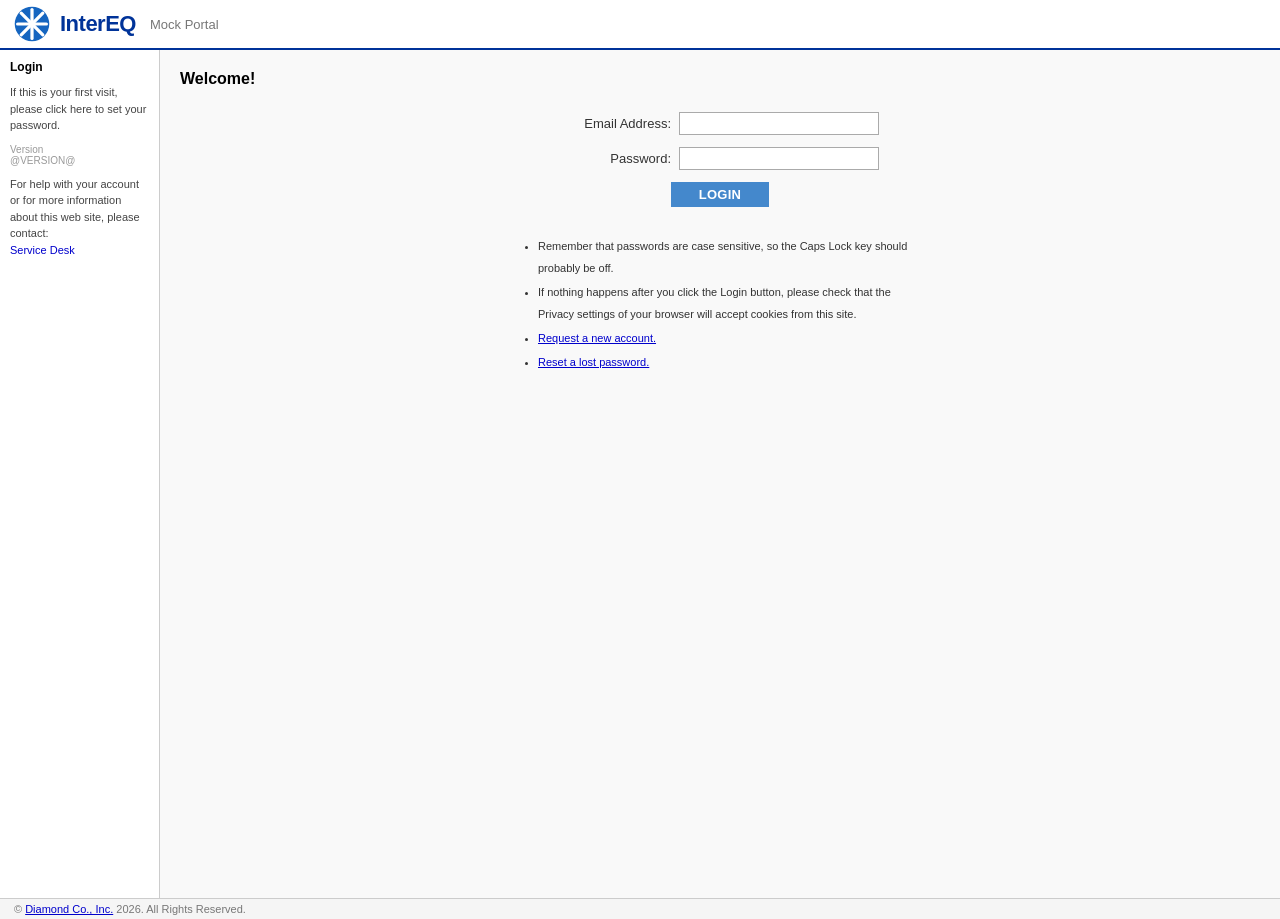
<file: docs/index.html>
﻿<!DOCTYPE html>
<html lang="en">
<head>
  <meta charset="UTF-8" />
  <meta name="viewport" content="width=device-width, initial-scale=1.0" />
  <title>InterIQ – Mock Portal Login</title>
  <meta name="description" content="Sign in to the InterIQ Mock Portal." />
  <style>
    *, *::before, *::after { box-sizing: border-box; margin: 0; padding: 0; }

    body {
      font-family: Arial, Helvetica, sans-serif;
      background: #f0f0f0;
      min-height: 100vh;
    }

    /* ── TOP HEADER BAR ──────────────────────────────────── */
    #login-header {
      background: #ffffff;
      border-bottom: 2px solid #003399;
      padding: 6px 14px;
      display: flex;
      align-items: center;
      gap: 10px;
    }

    #login-header svg { width: 36px; height: 36px; }

    #login-brand-name {
      font-size: 22px;
      font-weight: 700;
      color: #003399;
      letter-spacing: -0.5px;
    }

    #login-brand-sub {
      font-size: 13px;
      color: #777;
      margin-left: 4px;
    }

    /* ── LEFT SIDEBAR ─────────────────────────────────────── */
    #login-body {
      display: flex;
      min-height: calc(100vh - 52px);
    }

    #login-sidebar {
      width: 160px;
      min-width: 140px;
      background: #ffffff;
      border-right: 1px solid #ccc;
      padding: 10px 10px;
      font-size: 11px;
      color: #333;
    }

    #login-sidebar a { color: #0000cc; text-decoration: none; font-size: 11px; }
    #login-sidebar a:hover { text-decoration: underline; color: #ff6600; }

    .sidebar-nav-item { font-weight: bold; color: #000; margin-bottom: 10px; font-size: 12px; }

    .sidebar-info {
      margin-bottom: 10px;
      line-height: 1.5;
      font-size: 11px;
      color: #444;
    }

    .sidebar-version { font-size: 10px; color: #999; margin-bottom: 10px; }

    /* ── MAIN LOGIN AREA ──────────────────────────────────── */
    #login-main {
      flex: 1;
      padding: 20px;
      background: #f9f9f9;
    }

    #login-welcome {
      font-size: 16px;
      font-weight: bold;
      color: #000;
      margin-bottom: 24px;
    }

    #login-form-wrap {
      display: flex;
      flex-direction: column;
      align-items: center;
      max-width: 420px;
      margin: 0 auto;
    }

    .login-form-row {
      display: flex;
      align-items: center;
      margin-bottom: 12px;
      width: 100%;
      justify-content: flex-end;
    }

    .login-form-row label {
      font-size: 13px;
      color: #333;
      margin-right: 8px;
      white-space: nowrap;
      min-width: 110px;
      text-align: right;
    }

    .login-form-row input {
      width: 200px;
      padding: 3px 5px;
      font-size: 13px;
      border: 1px solid #aaa;
      background: #fff;
    }

    .login-form-row input:focus {
      outline: 1px solid #0000cc;
      border-color: #0000cc;
    }

    #login-btn-row {
      width: 100%;
      display: flex;
      justify-content: center;
      margin-top: 6px;
    }

    #loginBtn {
      background: #4488cc;
      color: #fff;
      border: none;
      padding: 5px 28px;
      font-size: 13px;
      font-weight: bold;
      cursor: pointer;
      letter-spacing: 0.02em;
    }

    #loginBtn:hover { background: #2266aa; }
    #loginBtn:active { background: #1155aa; }

    /* ── ERROR MESSAGE ────────────────────────────────────── */
    #login-error {
      display: none;
      color: #cc0000;
      font-size: 12px;
      margin-top: 10px;
      text-align: center;
      font-weight: bold;
    }

    /* ── HINTS SECTION ────────────────────────────────────── */
    #login-hints {
      margin-top: 28px;
      font-size: 11px;
      color: #333;
      max-width: 400px;
      margin-left: auto;
      margin-right: auto;
    }

    #login-hints ul { padding-left: 18px; line-height: 2; }
    #login-hints ul li { margin-bottom: 2px; }
    #login-hints a { color: #0000cc; }
    #login-hints a:hover { text-decoration: underline; }

    /* ── FOOTER ───────────────────────────────────────────── */
    #login-footer {
      background: #f5f5f5;
      border-top: 1px solid #ccc;
      padding: 4px 14px;
      font-size: 11px;
      color: #777;
    }

    #login-footer a { color: #0000cc; }
  </style>
</head>
<body>

  <!-- TOP HEADER -->
  <header id="login-header" role="banner">
    <svg viewBox="0 0 100 100" xmlns="http://www.w3.org/2000/svg" aria-hidden="true">
      <!-- asterisk / snowflake icon in blue -->
      <circle cx="50" cy="50" r="48" fill="#1565C0"/>
      <g stroke="#ffffff" stroke-width="9" stroke-linecap="round">
        <line x1="50" y1="10" x2="50" y2="90"/>
        <line x1="10" y1="50" x2="90" y2="50"/>
        <line x1="20" y1="20" x2="80" y2="80"/>
        <line x1="80" y1="20" x2="20" y2="80"/>
      </g>
      <circle cx="50" cy="50" r="8" fill="#ffffff"/>
    </svg>
    <span id="login-brand-name">InterEQ</span>
    <span id="login-brand-sub">Mock Portal</span>
  </header>

  <div id="login-body">

    <!-- LEFT SIDEBAR -->
    <aside id="login-sidebar" aria-label="Help and navigation">
      <div class="sidebar-nav-item">Login</div>

      <div class="sidebar-info">
        If this is your first visit, please click here to set your password.
      </div>

      <div class="sidebar-version">
        Version<br />@VERSION@
      </div>

      <div class="sidebar-info">
        For help with your account or for more information about this web site, please contact:<br />
        <a href="#" data-testid="service-desk-link">Service Desk</a>
      </div>
    </aside>

    <!-- MAIN LOGIN PANEL -->
    <main id="login-main" role="main">
      <h1 id="login-welcome">Welcome!</h1>

      <div id="login-form-wrap">
        <form id="loginForm" novalidate>

          <div class="login-form-row">
            <label for="emailInput">Email Address:</label>
            <input
              type="email"
              id="emailInput"
              name="email"
              autocomplete="email"
              aria-label="Email Address"
              data-testid="email-input"
            />
          </div>

          <div class="login-form-row">
            <label for="passwordInput">Password:</label>
            <input
              type="password"
              id="passwordInput"
              name="password"
              autocomplete="current-password"
              aria-label="Password"
              data-testid="password-input"
            />
          </div>

          <div id="login-btn-row">
            <button type="submit" id="loginBtn" data-testid="login-btn">LOGIN</button>
          </div>

          <div id="login-error" role="alert" data-testid="login-error">
            Invalid password. Please try again.
          </div>

        </form>

        <div id="login-hints">
          <ul>
            <li>Remember that passwords are case sensitive, so the Caps Lock key should probably be off.</li>
            <li>If nothing happens after you click the Login button, please check that the Privacy settings of your browser will accept cookies from this site.</li>
            <li><a href="#" data-testid="request-account-link">Request a new account.</a></li>
            <li><a href="#" data-testid="reset-password-link">Reset a lost password.</a></li>
          </ul>
        </div>
      </div>
    </main>
  </div>

  <!-- FOOTER -->
  <footer id="login-footer">
    © <a href="#">Diamond Co., Inc.</a> 2026. All Rights Reserved.
  </footer>

  <script>
    // If already logged in, redirect to portal
    if (sessionStorage.getItem('iq_auth') === '1') {
      window.location.replace('portal.html');
    }

    // Demo password — change this to anything you like
    var DEMO_PASSWORD = 'test';

    var form = document.getElementById('loginForm');
    var loginBtn = document.getElementById('loginBtn');
    var loginError = document.getElementById('login-error');
    var passwordInput = document.getElementById('passwordInput');

    form.addEventListener('submit', function(e) {
      e.preventDefault();
      loginError.style.display = 'none';

      var pass = passwordInput.value;

      if (!pass) {
        loginError.textContent = 'Password cannot be empty.';
        loginError.style.display = 'block';
        return;
      }

      if (pass === DEMO_PASSWORD) {
        sessionStorage.setItem('iq_auth', '1');
        window.location.replace('portal.html');
      } else {
        loginError.textContent = 'Invalid password. Please try again.';
        loginError.style.display = 'block';
        passwordInput.value = '';
        passwordInput.focus();
      }
    });

    passwordInput.addEventListener('input', function() {
      loginError.style.display = 'none';
    });
  </script>
</body>
</html>
</file>
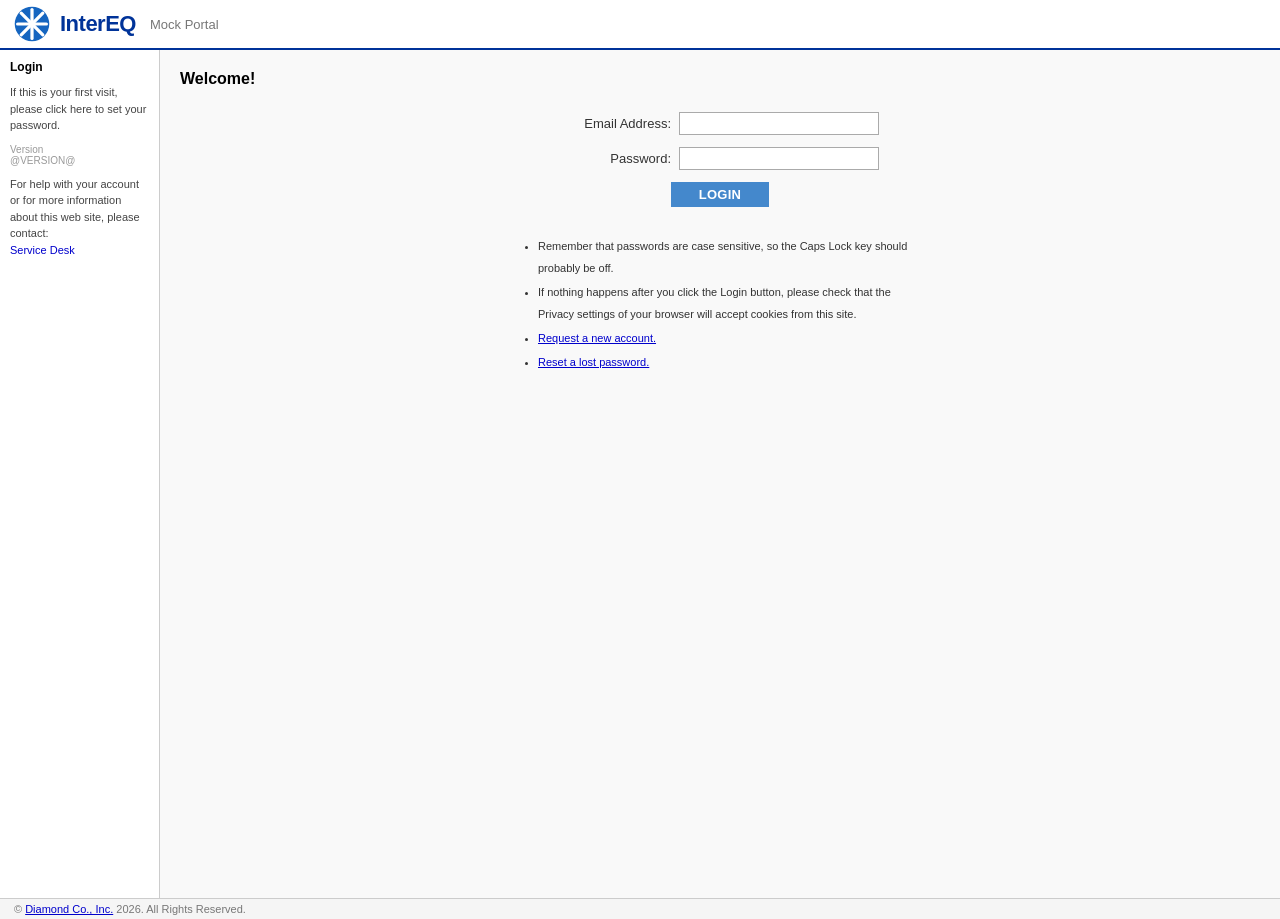
<file: docs/contacts.html>
﻿<!DOCTYPE html>
<html lang="en">
<head>
  <meta charset="UTF-8" /><meta name="viewport" content="width=device-width, initial-scale=1.0" />
  <title>InterIQ – Contacts</title>
  <link rel="stylesheet" href="css/portal.css" />
</head>
<body>
  <header id="site-header">
    <a id="brand-logo" href="portal.html">
      <svg viewBox="0 0 100 100" xmlns="http://www.w3.org/2000/svg" aria-hidden="true"><circle cx="50" cy="50" r="48" fill="#1565C0"/><g stroke="#ffffff" stroke-width="9" stroke-linecap="round"><line x1="50" y1="10" x2="50" y2="90"/><line x1="10" y1="50" x2="90" y2="50"/><line x1="20" y1="20" x2="80" y2="80"/><line x1="80" y1="20" x2="20" y2="80"/></g><circle cx="50" cy="50" r="8" fill="#ffffff"/></svg>
      <span id="brand-name">InterEQ</span>
    </a>
    <span id="brand-subtitle">Mock Portal</span>
  </header>
  <nav id="main-nav"><ul role="list">
    <li><a href="portal.html" data-page="news" data-testid="nav-news">News</a></li>
    <li><a href="contacts.html" data-page="contacts" data-testid="nav-contacts">Contacts</a></li>
    <li><a href="reports.html" data-page="reports" data-testid="nav-reports">Reports</a></li>
    <li><a href="operations.html" data-page="operations" data-testid="nav-operations">Operations</a></li>
    <li><a href="sales.html" data-page="sales" data-testid="nav-sales">Sales</a></li>
    <li><a href="tools.html" data-page="tools" data-testid="nav-tools">Tools</a></li>
    <li><a href="files.html" data-page="files" data-testid="nav-files">Files</a></li>
    <li><a href="publish.html" data-page="publish" data-testid="nav-publish">Publish</a></li>
    <li><a href="#" id="nav-logout" data-testid="nav-logout">Logout</a></li>
  </ul></nav>
  <div id="page-wrapper"><main id="main-content" style="padding:20px;">
    <h1 style="font-size:18px;margin-bottom:12px;">Contacts</h1>
    <p>Lorem ipsum dolor sit amet, consectetur adipiscing elit. Sed do eiusmod tempor incididunt ut labore et dolore magna aliqua. Ut enim ad minim veniam, quis nostrud exercitation ullamco laboris nisi ut aliquip ex ea commodo consequat. Duis aute irure dolor in reprehenderit in voluptate velit esse cillum dolore eu fugiat nulla pariatur.</p>
  </main></div>
  <footer id="copyright-bar">© <a href="#">Diamond Co., Inc.</a> 2026. All Rights Reserved.</footer>
  <script src="js/portal.js"></script><script>requireAuth();initNav('contacts');</script>
</body></html>
</file>
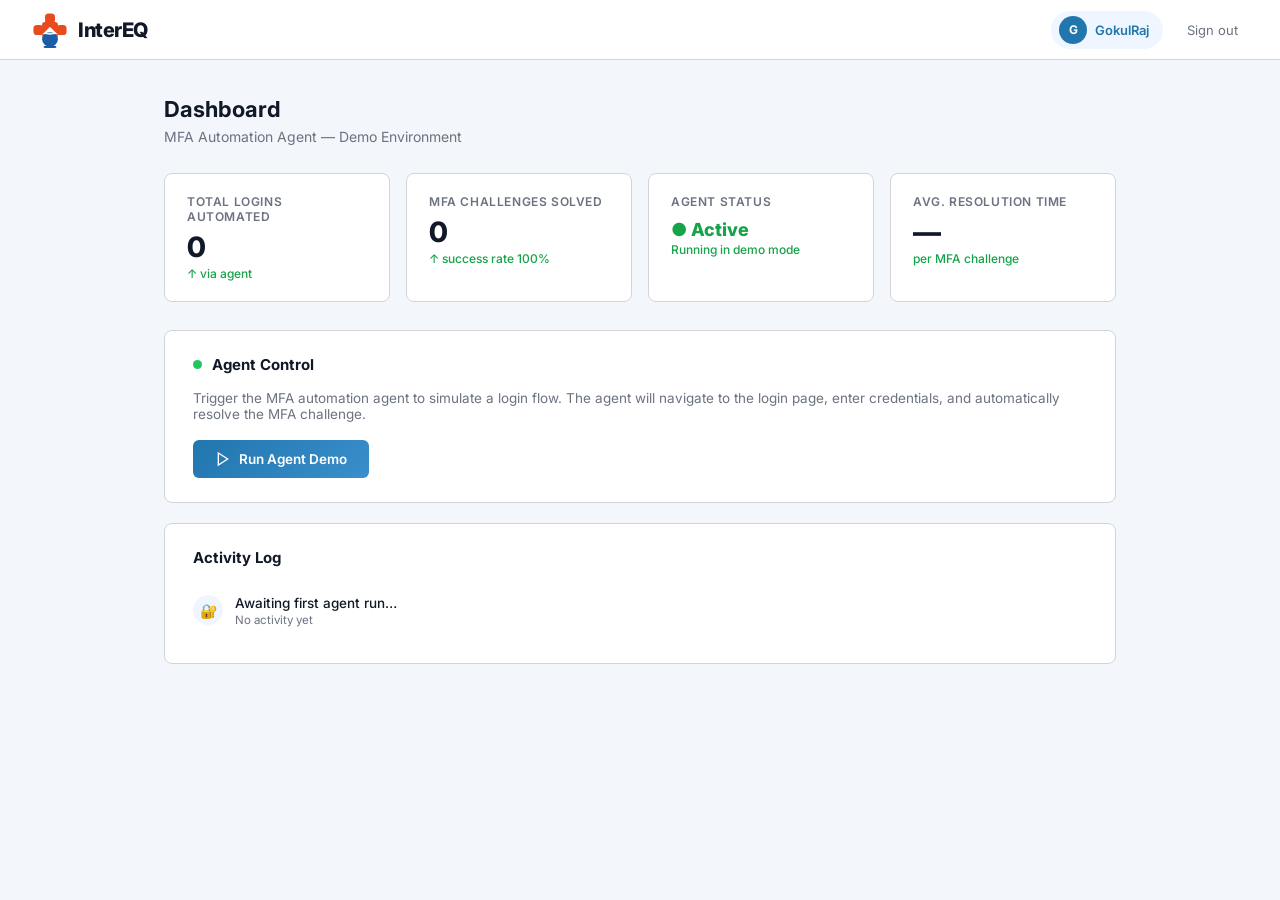
<file: docs/dashboard.html>
<!DOCTYPE html>
<html lang="en">
<head>
  <meta charset="UTF-8"/>
  <meta name="viewport" content="width=device-width, initial-scale=1.0"/>
  <title>InterEQ – Dashboard</title>
  <meta name="description" content="Your InterEQ dashboard — manage your account and agent automation."/>
  <link rel="stylesheet" href="css/styles.css"/>
  <style>
    body { background: #F3F6FB; }

    /* Top nav */
    .topnav {
      background: #fff;
      border-bottom: 1px solid var(--border);
      display: flex;
      align-items: center;
      padding: 0 32px;
      height: 60px;
      gap: 16px;
    }
    .topnav .logo-wrap { margin-bottom: 0; gap: 10px; }
    .topnav .logo-text { font-size: 20px; }
    .topnav .logo-icon { width: 36px; height: 36px; }
    .topnav-right {
      margin-left: auto;
      display: flex;
      align-items: center;
      gap: 14px;
      font-size: 13.5px;
      color: var(--text-muted);
    }
    .user-chip {
      display: flex;
      align-items: center;
      gap: 8px;
      background: #EFF6FF;
      border-radius: 20px;
      padding: 5px 14px 5px 8px;
      font-size: 13px;
      font-weight: 600;
      color: var(--blue-primary);
    }
    .user-avatar {
      width: 28px; height: 28px;
      border-radius: 50%;
      background: var(--blue-primary);
      color: #fff;
      display: flex; align-items: center; justify-content: center;
      font-size: 12px; font-weight: 700;
    }
    .logout-btn {
      background: none; border: none; cursor: pointer;
      color: var(--text-muted); font-size: 13px;
      font-family: 'Inter', sans-serif;
      padding: 6px 10px; border-radius: 4px;
      transition: background 0.2s, color 0.2s;
    }
    .logout-btn:hover { background: #F3F4F6; color: var(--text-dark); }

    /* Main content */
    .main { max-width: 1000px; margin: 0 auto; padding: 36px 24px; }

    .page-heading { font-size: 22px; font-weight: 700; color: var(--text-dark); margin-bottom: 6px; }
    .page-sub     { font-size: 14px; color: var(--text-muted); margin-bottom: 28px; }

    /* Stat cards */
    .stats-grid {
      display: grid;
      grid-template-columns: repeat(auto-fill, minmax(200px, 1fr));
      gap: 16px;
      margin-bottom: 28px;
    }
    .stat-card {
      background: #fff;
      border: 1px solid var(--border);
      border-radius: 8px;
      padding: 20px 22px;
    }
    .stat-label { font-size: 12px; font-weight: 600; color: var(--text-muted); text-transform: uppercase; letter-spacing: 0.05em; }
    .stat-value { font-size: 28px; font-weight: 800; color: var(--text-dark); margin: 6px 0 2px; }
    .stat-delta { font-size: 12px; font-weight: 500; color: #16A34A; }

    /* Agent panel */
    .panel {
      background: #fff;
      border: 1px solid var(--border);
      border-radius: 8px;
      padding: 24px 28px;
      margin-bottom: 20px;
    }
    .panel-title {
      font-size: 15px; font-weight: 700;
      color: var(--text-dark); margin-bottom: 16px;
      display: flex; align-items: center; gap: 10px;
    }
    .status-dot {
      width: 9px; height: 9px; border-radius: 50%;
      background: #22C55E;
      animation: blink 1.4s ease-in-out infinite;
    }
    @keyframes blink {
      0%, 100% { opacity: 1; } 50% { opacity: 0.2; }
    }

    /* Activity log */
    .log-list { list-style: none; }
    .log-item {
      display: flex; align-items: flex-start; gap: 12px;
      padding: 12px 0; border-bottom: 1px solid #F3F4F6;
      font-size: 13.5px;
    }
    .log-item:last-child { border-bottom: none; }
    .log-icon {
      width: 30px; height: 30px; border-radius: 50%;
      display: flex; align-items: center; justify-content: center;
      font-size: 14px; flex-shrink: 0;
    }
    .log-icon.success { background: #F0FDF4; }
    .log-icon.info    { background: #EFF6FF; }
    .log-icon.warn    { background: #FFF7ED; }
    .log-meta  { color: var(--text-dark); font-weight: 500; }
    .log-time  { font-size: 11.5px; color: var(--text-muted); margin-top: 2px; }

    .trigger-btn {
      display: inline-flex;
      align-items: center;
      gap: 8px;
      background: linear-gradient(135deg, var(--blue-primary), var(--blue-mid));
      color: #fff;
      font-size: 13.5px;
      font-weight: 600;
      font-family: 'Inter', sans-serif;
      border: none;
      border-radius: 6px;
      padding: 11px 22px;
      cursor: pointer;
      transition: opacity 0.2s, transform 0.1s;
    }
    .trigger-btn:hover   { opacity: 0.9; }
    .trigger-btn:active  { transform: translateY(1px); }
  </style>
</head>
<body>

<!-- Top Nav -->
<nav class="topnav">
  <div class="logo-wrap">
    <svg class="logo-icon" viewBox="0 0 100 100" xmlns="http://www.w3.org/2000/svg"></svg>
    <div class="logo-text">InterEQ</div>
  </div>
  <div class="topnav-right">
    <div class="user-chip">
      <div class="user-avatar">G</div>
      GokulRaj
    </div>
    <button class="logout-btn" onclick="window.location.href='login.html'">Sign out</button>
  </div>
</nav>

<!-- Main -->
<main class="main">
  <h1 class="page-heading">Dashboard</h1>
  <p class="page-sub">MFA Automation Agent — Demo Environment</p>

  <!-- Stats -->
  <div class="stats-grid">
    <div class="stat-card">
      <div class="stat-label">Total Logins Automated</div>
      <div class="stat-value" id="statLogins">0</div>
      <div class="stat-delta">↑ via agent</div>
    </div>
    <div class="stat-card">
      <div class="stat-label">MFA Challenges Solved</div>
      <div class="stat-value" id="statMfa">0</div>
      <div class="stat-delta">↑ success rate 100%</div>
    </div>
    <div class="stat-card">
      <div class="stat-label">Agent Status</div>
      <div class="stat-value" style="font-size:18px; margin-top:10px; color:#16A34A;">● Active</div>
      <div class="stat-delta">Running in demo mode</div>
    </div>
    <div class="stat-card">
      <div class="stat-label">Avg. Resolution Time</div>
      <div class="stat-value" id="statTime">—</div>
      <div class="stat-delta">per MFA challenge</div>
    </div>
  </div>

  <!-- Agent trigger -->
  <div class="panel">
    <div class="panel-title">
      <span class="status-dot"></span>
      Agent Control
    </div>
    <p style="font-size:13.5px; color:var(--text-muted); margin-bottom:18px;">
      Trigger the MFA automation agent to simulate a login flow. The agent will
      navigate to the login page, enter credentials, and automatically resolve the MFA challenge.
    </p>
    <button class="trigger-btn" id="triggerBtn" onclick="simulateAgent()">
      <svg width="16" height="16" fill="none" viewBox="0 0 24 24" stroke="currentColor" stroke-width="2">
        <polygon points="5 3 19 12 5 21 5 3"/>
      </svg>
      Run Agent Demo
    </button>
    <div class="alert" id="agentAlert" style="margin-top:14px;"></div>
  </div>

  <!-- Activity log -->
  <div class="panel">
    <div class="panel-title">Activity Log</div>
    <ul class="log-list" id="logList">
      <li class="log-item">
        <div class="log-icon info">🔐</div>
        <div>
          <div class="log-meta">Awaiting first agent run…</div>
          <div class="log-time">No activity yet</div>
        </div>
      </li>
    </ul>
  </div>
</main>

<script src="js/main.js"></script>
<script>
  let loginCount = 0, mfaCount = 0;
  const times = [];

  function addLog(icon, cls, msg, time) {
    const list = document.getElementById('logList');
    if (list.querySelector('.log-item .log-meta')?.textContent === 'Awaiting first agent run…') {
      list.innerHTML = '';
    }
    const li = document.createElement('li');
    li.className = 'log-item';
    li.innerHTML = `
      <div class="log-icon ${cls}">${icon}</div>
      <div>
        <div class="log-meta">${msg}</div>
        <div class="log-time">${time}</div>
      </div>`;
    list.prepend(li);
  }

  async function simulateAgent() {
    const btn = document.getElementById('triggerBtn');
    const alert = document.getElementById('agentAlert');
    btn.disabled = true;
    btn.innerHTML = `<span style="animation:blink 1s infinite;display:inline-block">⏳</span>&nbsp; Agent running…`;
    alert.className = 'alert info';
    alert.textContent = 'Agent: Navigating to login page…';

    const now = () => new Date().toLocaleTimeString();
    const start = Date.now();

    await delay(900);
    addLog('🚀', 'info', 'Agent initiated login flow', now());
    alert.textContent = 'Agent: Entering credentials…';

    await delay(800);
    loginCount++;
    document.getElementById('statLogins').textContent = loginCount;
    addLog('✅', 'success', 'Credentials submitted successfully', now());
    alert.textContent = 'Agent: Waiting for MFA challenge…';

    await delay(1000);
    addLog('🔑', 'info', 'MFA challenge received — extracting code…', now());
    alert.textContent = 'Agent: Fetching OTP from inbox…';

    await delay(1200);
    mfaCount++;
    document.getElementById('statMfa').textContent = mfaCount;
    addLog('🤖', 'success', 'OTP extracted and submitted by agent', now());
    alert.textContent = 'Agent: Verifying MFA code…';

    await delay(700);
    const elapsed = ((Date.now() - start) / 1000).toFixed(1);
    times.push(parseFloat(elapsed));
    const avg = (times.reduce((a,b)=>a+b,0) / times.length).toFixed(1);
    document.getElementById('statTime').textContent = `${avg}s`;
    addLog('🎉', 'success', `Login completed in ${elapsed}s`, now());

    alert.textContent = `✓ Agent successfully completed MFA in ${elapsed}s`;
    alert.className = 'alert success';

    btn.disabled = false;
    btn.innerHTML = `<svg width="16" height="16" fill="none" viewBox="0 0 24 24" stroke="currentColor" stroke-width="2"><polygon points="5 3 19 12 5 21 5 3"/></svg> Run Agent Demo`;
  }

  function delay(ms) { return new Promise(r => setTimeout(r, ms)); }
</script>
</body>
</html>
</file>
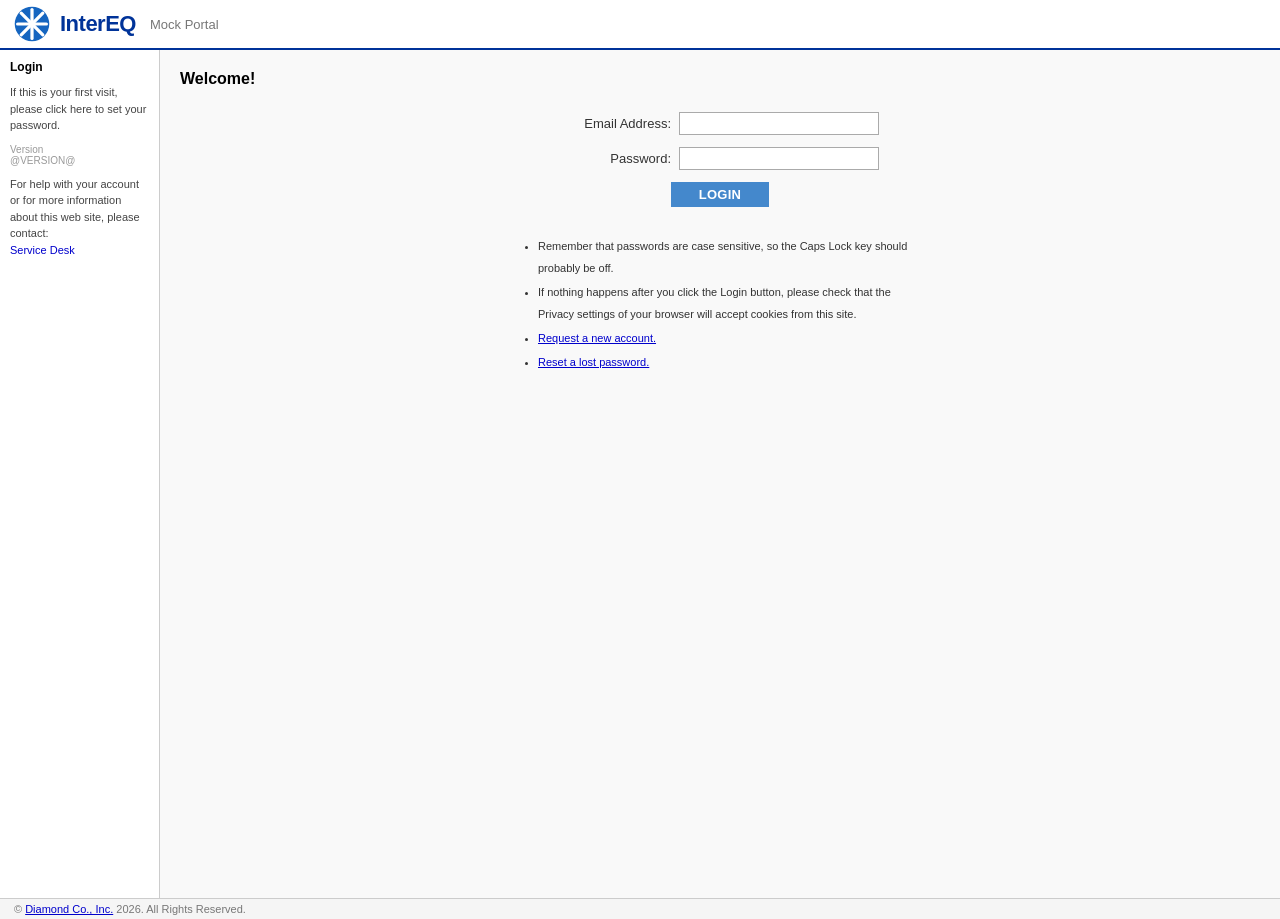
<file: docs/files.html>
﻿<!DOCTYPE html>
<html lang="en">
<head>
  <meta charset="UTF-8" /><meta name="viewport" content="width=device-width, initial-scale=1.0" />
  <title>InterIQ – Files</title>
  <link rel="stylesheet" href="css/portal.css" />
</head>
<body>
  <header id="site-header">
    <a id="brand-logo" href="portal.html">
      <svg viewBox="0 0 100 100" xmlns="http://www.w3.org/2000/svg" aria-hidden="true"><circle cx="50" cy="50" r="48" fill="#1565C0"/><g stroke="#ffffff" stroke-width="9" stroke-linecap="round"><line x1="50" y1="10" x2="50" y2="90"/><line x1="10" y1="50" x2="90" y2="50"/><line x1="20" y1="20" x2="80" y2="80"/><line x1="80" y1="20" x2="20" y2="80"/></g><circle cx="50" cy="50" r="8" fill="#ffffff"/></svg>
      <span id="brand-name">InterEQ</span>
    </a>
    <span id="brand-subtitle">Mock Portal</span>
  </header>
  <nav id="main-nav"><ul role="list">
    <li><a href="portal.html" data-page="news" data-testid="nav-news">News</a></li>
    <li><a href="contacts.html" data-page="contacts" data-testid="nav-contacts">Contacts</a></li>
    <li><a href="reports.html" data-page="reports" data-testid="nav-reports">Reports</a></li>
    <li><a href="operations.html" data-page="operations" data-testid="nav-operations">Operations</a></li>
    <li><a href="sales.html" data-page="sales" data-testid="nav-sales">Sales</a></li>
    <li><a href="tools.html" data-page="tools" data-testid="nav-tools">Tools</a></li>
    <li><a href="files.html" data-page="files" data-testid="nav-files">Files</a></li>
    <li><a href="publish.html" data-page="publish" data-testid="nav-publish">Publish</a></li>
    <li><a href="#" id="nav-logout" data-testid="nav-logout">Logout</a></li>
  </ul></nav>
  <div id="page-wrapper"><main id="main-content" style="padding:20px;">
    <h1 style="font-size:18px;margin-bottom:12px;">Files</h1>
    <p>Lorem ipsum dolor sit amet, consectetur adipiscing elit. Sed do eiusmod tempor incididunt ut labore et dolore magna aliqua. Ut enim ad minim veniam, quis nostrud exercitation ullamco laboris nisi ut aliquip ex ea commodo consequat.</p>
  </main></div>
  <footer id="copyright-bar">© <a href="#">Diamond Co., Inc.</a> 2026. All Rights Reserved.</footer>
  <script src="js/portal.js"></script>
  <script>requireAuth();initNav('files');</script>
</body></html>
</file>
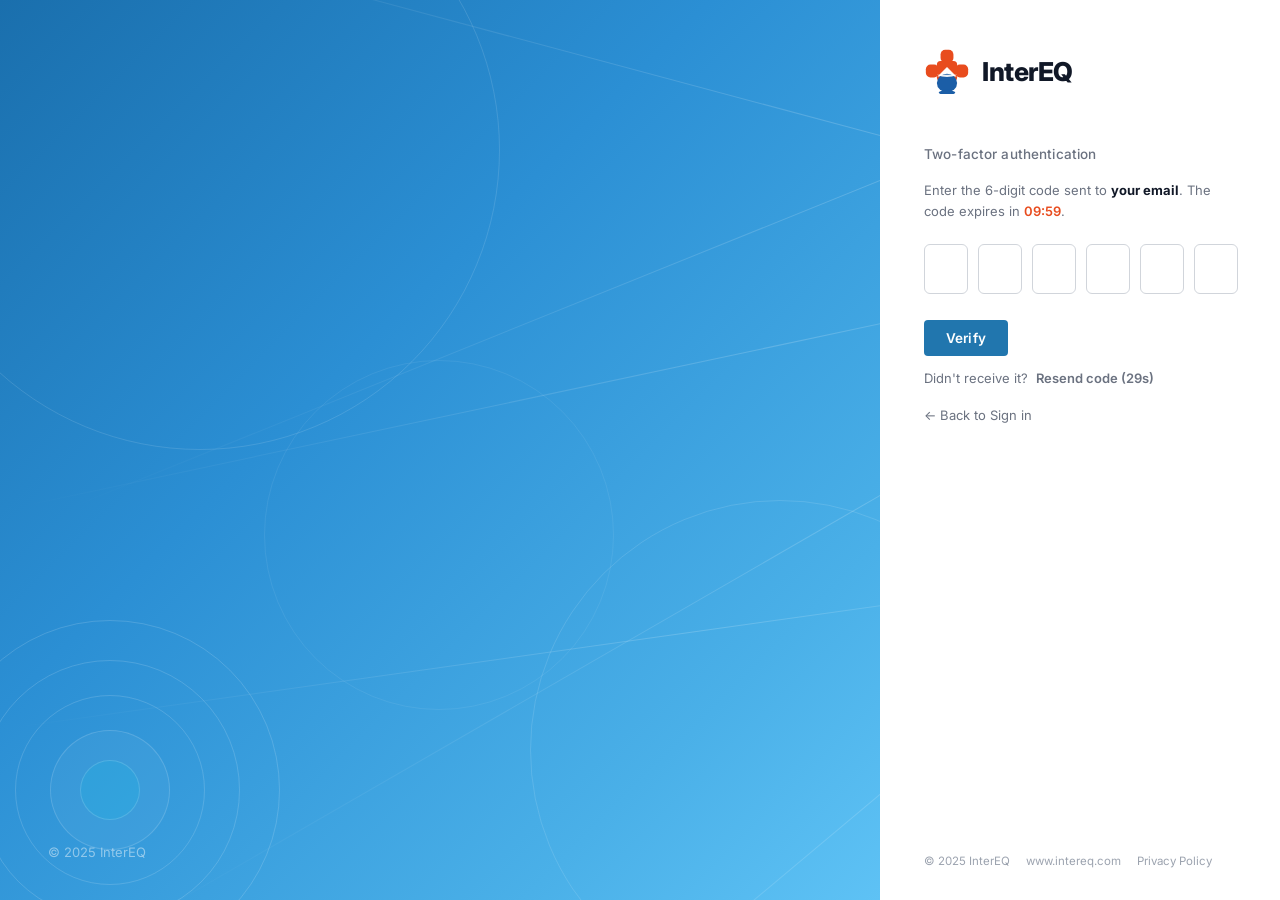
<file: docs/mfa.html>
<!DOCTYPE html>
<html lang="en">
<head>
  <meta charset="UTF-8"/>
  <meta name="viewport" content="width=device-width, initial-scale=1.0"/>
  <title>InterEQ – Verify Identity (MFA)</title>
  <meta name="description" content="Complete multi-factor authentication to access your InterEQ account."/>
  <link rel="stylesheet" href="css/styles.css"/>
  <style>
    .mfa-subtitle {
      font-size: 13px;
      color: var(--text-muted);
      margin-bottom: 22px;
      line-height: 1.6;
    }
    .mfa-subtitle strong { color: var(--text-dark); }
    .resend-row {
      display: flex;
      align-items: center;
      gap: 8px;
      margin-top: 14px;
      font-size: 13px;
      color: var(--text-muted);
    }
    .resend-btn {
      background: none; border: none; cursor: pointer;
      color: var(--blue-primary); font-size: 13px;
      font-weight: 600; font-family: 'Inter', sans-serif;
      padding: 0; transition: color 0.2s;
    }
    .resend-btn:hover { color: var(--blue-dark); }
    .resend-btn:disabled { color: var(--text-muted); cursor: default; }
    .countdown { font-weight: 600; color: var(--orange); }

    /* Agent status badge */
    .agent-badge {
      display: inline-flex;
      align-items: center;
      gap: 6px;
      background: #EFF6FF;
      border: 1px solid #BFDBFE;
      border-radius: 20px;
      padding: 5px 12px;
      font-size: 12px;
      font-weight: 600;
      color: #1D4ED8;
      margin-bottom: 20px;
    }
    .agent-badge .dot {
      width: 7px; height: 7px;
      border-radius: 50%;
      background: #22C55E;
      animation: blink 1.4s ease-in-out infinite;
    }
    @keyframes blink {
      0%, 100% { opacity: 1; }
      50%       { opacity: 0.2; }
    }
  </style>
</head>
<body>
<div class="split-layout">

  <div class="left-panel" role="presentation" aria-hidden="true">
    <div class="arc-shapes">
      <div class="arc arc-1"></div><div class="arc arc-2"></div><div class="arc arc-3"></div>
    </div>
    <div class="lines-overlay">
      <div class="line"></div><div class="line"></div><div class="line"></div>
      <div class="line"></div><div class="line"></div><div class="line"></div>
    </div>
    <div class="orb-container" aria-hidden="true">
      <div class="orb orb-1"></div><div class="orb orb-2"></div><div class="orb orb-3"></div>
      <div class="orb orb-4"></div><div class="orb orb-5"></div>
    </div>
    <div class="left-brand">© 2025 InterEQ</div>
  </div>

  <div class="right-panel">
    <div class="logo-wrap">
      <svg class="logo-icon" viewBox="0 0 100 100" xmlns="http://www.w3.org/2000/svg"></svg>
      <div class="logo-text">InterEQ</div>
    </div>

    <!-- Agent status indicator -->
    <div class="agent-badge" id="agentBadge" style="display:none;">
      <span class="dot"></span> Agent is handling MFA…
    </div>

    <p class="form-section-label">Two-factor authentication</p>
    <p class="mfa-subtitle">
      Enter the 6-digit code sent to <strong id="emailDisplay">your email</strong>.
      The code expires in <span class="countdown" id="countdown">10:00</span>.
    </p>

    <div class="alert" id="alertBanner" role="alert"></div>

    <form id="mfaForm" novalidate>
      <div class="otp-group" id="otpGroup" role="group" aria-label="One-time password">
        <input class="otp-input" type="text" inputmode="numeric" maxlength="1" aria-label="Digit 1"/>
        <input class="otp-input" type="text" inputmode="numeric" maxlength="1" aria-label="Digit 2"/>
        <input class="otp-input" type="text" inputmode="numeric" maxlength="1" aria-label="Digit 3"/>
        <input class="otp-input" type="text" inputmode="numeric" maxlength="1" aria-label="Digit 4"/>
        <input class="otp-input" type="text" inputmode="numeric" maxlength="1" aria-label="Digit 5"/>
        <input class="otp-input" type="text" inputmode="numeric" maxlength="1" aria-label="Digit 6"/>
      </div>

      <button type="submit" class="btn-primary" id="verifyBtn">Verify</button>

      <div class="resend-row">
        <span>Didn't receive it?</span>
        <button type="button" class="resend-btn" id="resendBtn" disabled>
          Resend code (<span id="resendCountdown">30</span>s)
        </button>
      </div>
    </form>

    <div style="margin-top:18px;">
      <a href="index.html" style="font-size:13px; color:var(--text-muted);">
        ← Back to Sign in
      </a>
    </div>

    <div class="spacer"></div>
    <footer class="page-footer">
      <span>© 2025 InterEQ</span>
      <a href="#">www.intereq.com</a>
      <a href="#">Privacy Policy</a>
    </footer>
  </div>
</div>

<script src="js/main.js"></script>
<script>
  // ── Countdown timer (10 min) ──────────────
  const countdownEl = document.getElementById('countdown');
  let total = 600;
  const timer = setInterval(() => {
    total--;
    const m = String(Math.floor(total / 60)).padStart(2, '0');
    const s = String(total % 60).padStart(2, '0');
    countdownEl.textContent = `${m}:${s}`;
    if (total <= 0) {
      clearInterval(timer);
      countdownEl.textContent = 'Expired';
      document.getElementById('verifyBtn').disabled = true;
    }
  }, 1000);

  // ── Resend cooldown ───────────────────────
  const resendBtn = document.getElementById('resendBtn');
  const resendCount = document.getElementById('resendCountdown');
  let resendSec = 30;
  const resendTimer = setInterval(() => {
    resendSec--;
    resendCount.textContent = resendSec;
    if (resendSec <= 0) {
      clearInterval(resendTimer);
      resendBtn.disabled = false;
      resendBtn.textContent = 'Resend code';
    }
  }, 1000);

  resendBtn.addEventListener('click', () => {
    const banner = document.getElementById('alertBanner');
    banner.textContent = 'A new code has been sent.';
    banner.className = 'alert info';
    resendBtn.disabled = true;
    resendBtn.textContent = 'Sent!';
    setTimeout(() => { resendBtn.textContent = 'Resend code'; }, 3000);
  });

  // ── Form submit ───────────────────────────
  const mfaForm  = document.getElementById('mfaForm');
  const verifyBtn = document.getElementById('verifyBtn');
  const alertBanner = document.getElementById('alertBanner');

  mfaForm.addEventListener('submit', async (e) => {
    e.preventDefault();
    alertBanner.className = 'alert';

    const digits = [...document.querySelectorAll('.otp-input')].map(i => i.value).join('');
    if (digits.length < 6) {
      alertBanner.textContent = 'Please enter all 6 digits.';
      alertBanner.className = 'alert error';
      return;
    }

    verifyBtn.classList.add('loading');
    verifyBtn.textContent = 'Verifying…';

    try {
      // When backend is live: const data = await apiCall('/mfa/verify', { code: digits });
      await new Promise(r => setTimeout(r, 1200));
      window.location.href = 'dashboard.html';
    } catch (err) {
      alertBanner.textContent = 'Verification failed. Please try again.';
      alertBanner.className = 'alert error';
      verifyBtn.classList.remove('loading');
      verifyBtn.textContent = 'Verify';
    }
  });

  // ── Agent automation hook ─────────────────
  // When the agent fills the code, call: window.agentFillOTP('123456')
  window.agentFillOTP = function(code) {
    document.getElementById('agentBadge').style.display = 'inline-flex';
    const inputs = document.querySelectorAll('.otp-input');
    [...code].forEach((d, i) => {
      setTimeout(() => {
        inputs[i].value = d;
        inputs[i].classList.add('agent-filled');
      }, i * 120);
    });
    setTimeout(() => mfaForm.dispatchEvent(new Event('submit')), code.length * 120 + 400);
  };
</script>
</body>
</html>
</file>
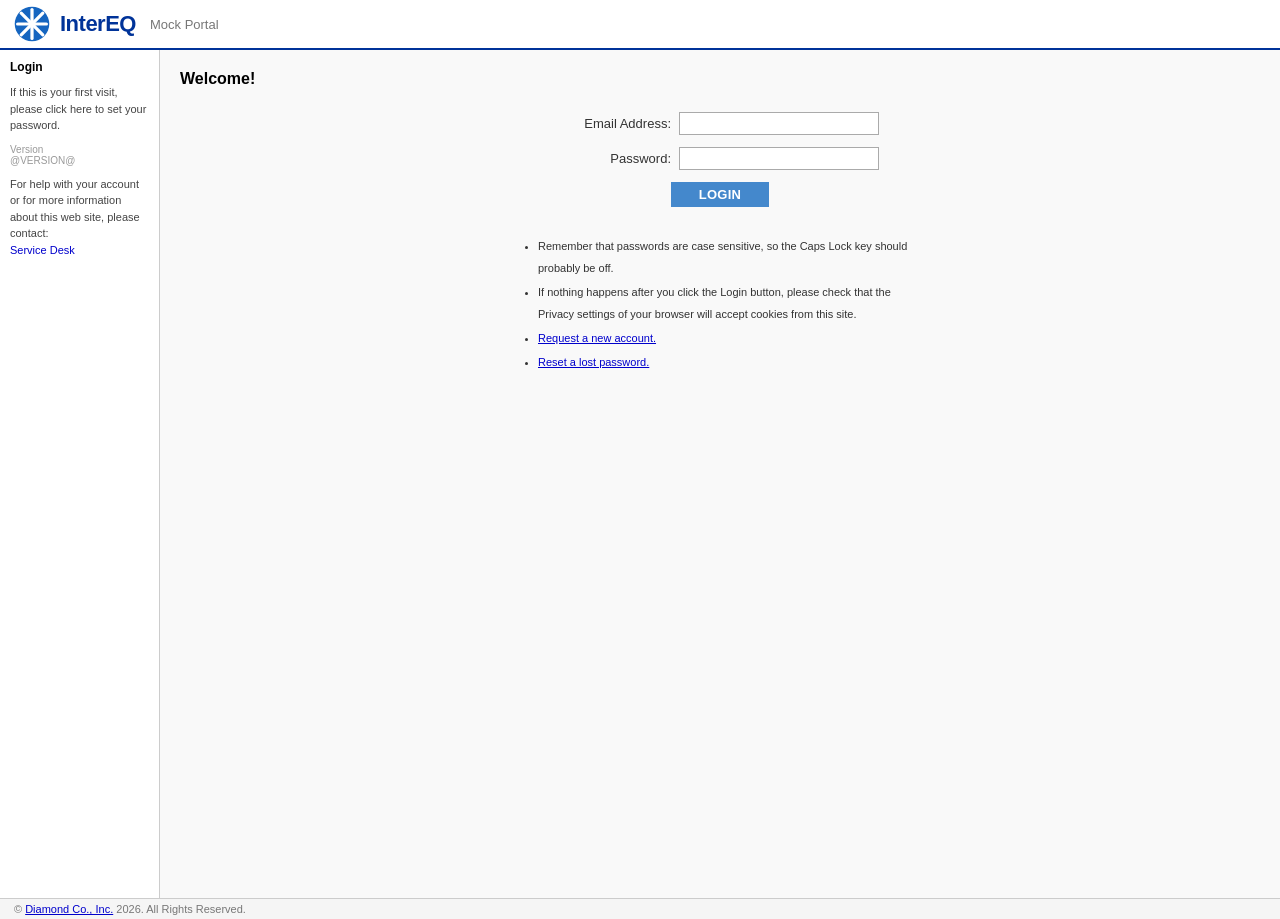
<file: docs/operations.html>
﻿<!DOCTYPE html>
<html lang="en">
<head>
  <meta charset="UTF-8" /><meta name="viewport" content="width=device-width, initial-scale=1.0" />
  <title>InterIQ – Operations</title>
  <link rel="stylesheet" href="css/portal.css" />
</head>
<body>
  <header id="site-header">
    <a id="brand-logo" href="portal.html">
      <svg viewBox="0 0 100 100" xmlns="http://www.w3.org/2000/svg" aria-hidden="true"><circle cx="50" cy="50" r="48" fill="#1565C0"/><g stroke="#ffffff" stroke-width="9" stroke-linecap="round"><line x1="50" y1="10" x2="50" y2="90"/><line x1="10" y1="50" x2="90" y2="50"/><line x1="20" y1="20" x2="80" y2="80"/><line x1="80" y1="20" x2="20" y2="80"/></g><circle cx="50" cy="50" r="8" fill="#ffffff"/></svg>
      <span id="brand-name">InterEQ</span>
    </a>
    <span id="brand-subtitle">Mock Portal</span>
  </header>
  <nav id="main-nav"><ul role="list">
    <li><a href="portal.html" data-page="news" data-testid="nav-news">News</a></li>
    <li><a href="contacts.html" data-page="contacts" data-testid="nav-contacts">Contacts</a></li>
    <li><a href="reports.html" data-page="reports" data-testid="nav-reports">Reports</a></li>
    <li><a href="operations.html" data-page="operations" data-testid="nav-operations">Operations</a></li>
    <li><a href="sales.html" data-page="sales" data-testid="nav-sales">Sales</a></li>
    <li><a href="tools.html" data-page="tools" data-testid="nav-tools">Tools</a></li>
    <li><a href="files.html" data-page="files" data-testid="nav-files">Files</a></li>
    <li><a href="publish.html" data-page="publish" data-testid="nav-publish">Publish</a></li>
    <li><a href="#" id="nav-logout" data-testid="nav-logout">Logout</a></li>
  </ul></nav>
  <div id="page-wrapper"><main id="main-content" style="padding:20px;">
    <h1 style="font-size:18px;margin-bottom:12px;">Operations</h1>
    <p>Lorem ipsum dolor sit amet, consectetur adipiscing elit. Sed do eiusmod tempor incididunt ut labore et dolore magna aliqua. Ut enim ad minim veniam, quis nostrud exercitation ullamco laboris nisi ut aliquip ex ea commodo consequat.</p>
  </main></div>
  <footer id="copyright-bar">© <a href="#">Diamond Co., Inc.</a> 2026. All Rights Reserved.</footer>
  <script src="js/portal.js"></script>
  <script>requireAuth();initNav('operations');</script>
</body></html>
</file>
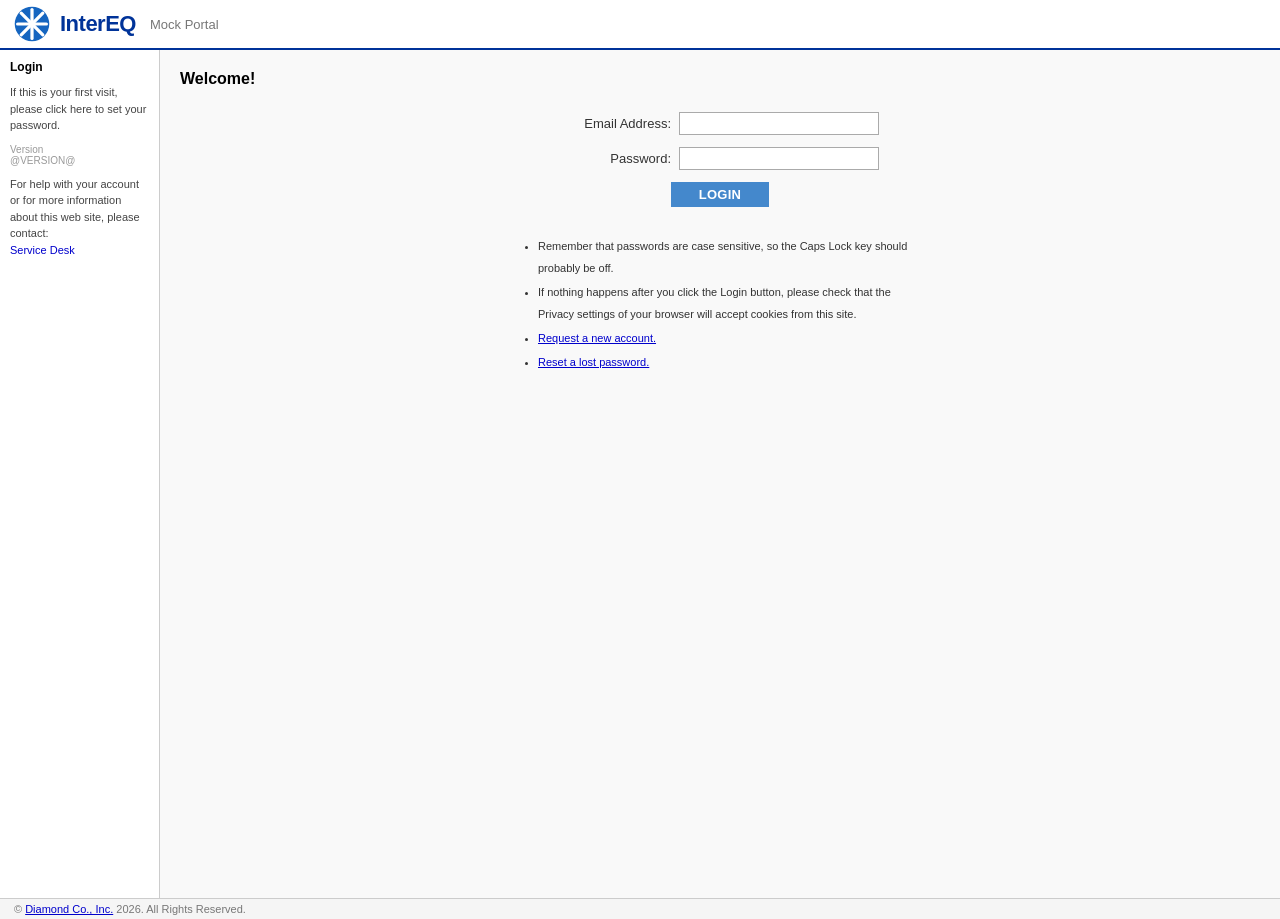
<file: docs/portal.html>
﻿<!DOCTYPE html>
<html lang="en">
<head>
  <meta charset="UTF-8" />
  <meta name="viewport" content="width=device-width, initial-scale=1.0" />
  <title>InterIQ – Mock Portal</title>
  <meta name="description" content="InterIQ Mock Portal main page." />
  <link rel="stylesheet" href="css/portal.css" />
</head>
<body>

  <!-- HEADER -->
  <header id="site-header">
    <a id="brand-logo" href="portal.html" aria-label="InterIQ Home">
      <svg viewBox="0 0 100 100" xmlns="http://www.w3.org/2000/svg" aria-hidden="true">
        <circle cx="50" cy="50" r="48" fill="#1565C0"/>
        <g stroke="#ffffff" stroke-width="9" stroke-linecap="round">
          <line x1="50" y1="10" x2="50" y2="90"/>
          <line x1="10" y1="50" x2="90" y2="50"/>
          <line x1="20" y1="20" x2="80" y2="80"/>
          <line x1="80" y1="20" x2="20" y2="80"/>
        </g>
        <circle cx="50" cy="50" r="8" fill="#ffffff"/>
      </svg>
      <span id="brand-name">InterEQ</span>
    </a>
    <span id="brand-subtitle">Mock Portal</span>
  </header>

  <!-- NAV -->
  <nav id="main-nav" aria-label="Main navigation">
    <ul role="list">
      <li><a href="portal.html" data-page="news" data-testid="nav-news">News</a></li>
      <li><a href="contacts.html" data-page="contacts" data-testid="nav-contacts">Contacts</a></li>
      <li><a href="reports.html" data-page="reports" data-testid="nav-reports">Reports</a></li>
      <li><a href="operations.html" data-page="operations" data-testid="nav-operations">Operations</a></li>
      <li><a href="sales.html" data-page="sales" data-testid="nav-sales">Sales</a></li>
      <li><a href="tools.html" data-page="tools" data-testid="nav-tools">Tools</a></li>
      <li><a href="files.html" data-page="files" data-testid="nav-files">Files</a></li>
      <li><a href="publish.html" data-page="publish" data-testid="nav-publish">Publish</a></li>
      <li><a href="#" id="nav-logout" data-testid="nav-logout">Logout</a></li>
    </ul>
  </nav>

  <!-- MAIN CONTENT -->
  <div id="page-wrapper">
    <main id="main-content" style="padding: 20px;">
      <h1 style="font-size:18px; margin-bottom:12px;">News</h1>
      <p>Lorem ipsum dolor sit amet, consectetur adipiscing elit. Sed do eiusmod tempor incididunt ut labore et dolore magna aliqua. Ut enim ad minim veniam, quis nostrud exercitation ullamco laboris nisi ut aliquip ex ea commodo consequat. Duis aute irure dolor in reprehenderit in voluptate velit esse cillum dolore eu fugiat nulla pariatur. Excepteur sint occaecat cupidatat non proident, sunt in culpa qui officia deserunt mollit anim id est laborum.</p>
      <br />
      <p>Sed ut perspiciatis unde omnis iste natus error sit voluptatem accusantium doloremque laudantium, totam rem aperiam, eaque ipsa quae ab illo inventore veritatis et quasi architecto beatae vitae dicta sunt explicabo. Nemo enim ipsam voluptatem quia voluptas sit aspernatur aut odit aut fugit.</p>
      <br />
      <p>At vero eos et accusamus et iusto odio dignissimos ducimus qui blanditiis praesentium voluptatum deleniti atque corrupti quos dolores et quas molestias excepturi sint occaecati cupiditate non provident.</p>
    </main>
  </div>

  <!-- FOOTER -->
  <footer id="copyright-bar">
    © <a href="#">Diamond Co., Inc.</a> 2026. All Rights Reserved.
  </footer>

  <script src="js/portal.js"></script>
  <script>
    requireAuth();
    initNav('news');
  </script>
</body>
</html>
</file>
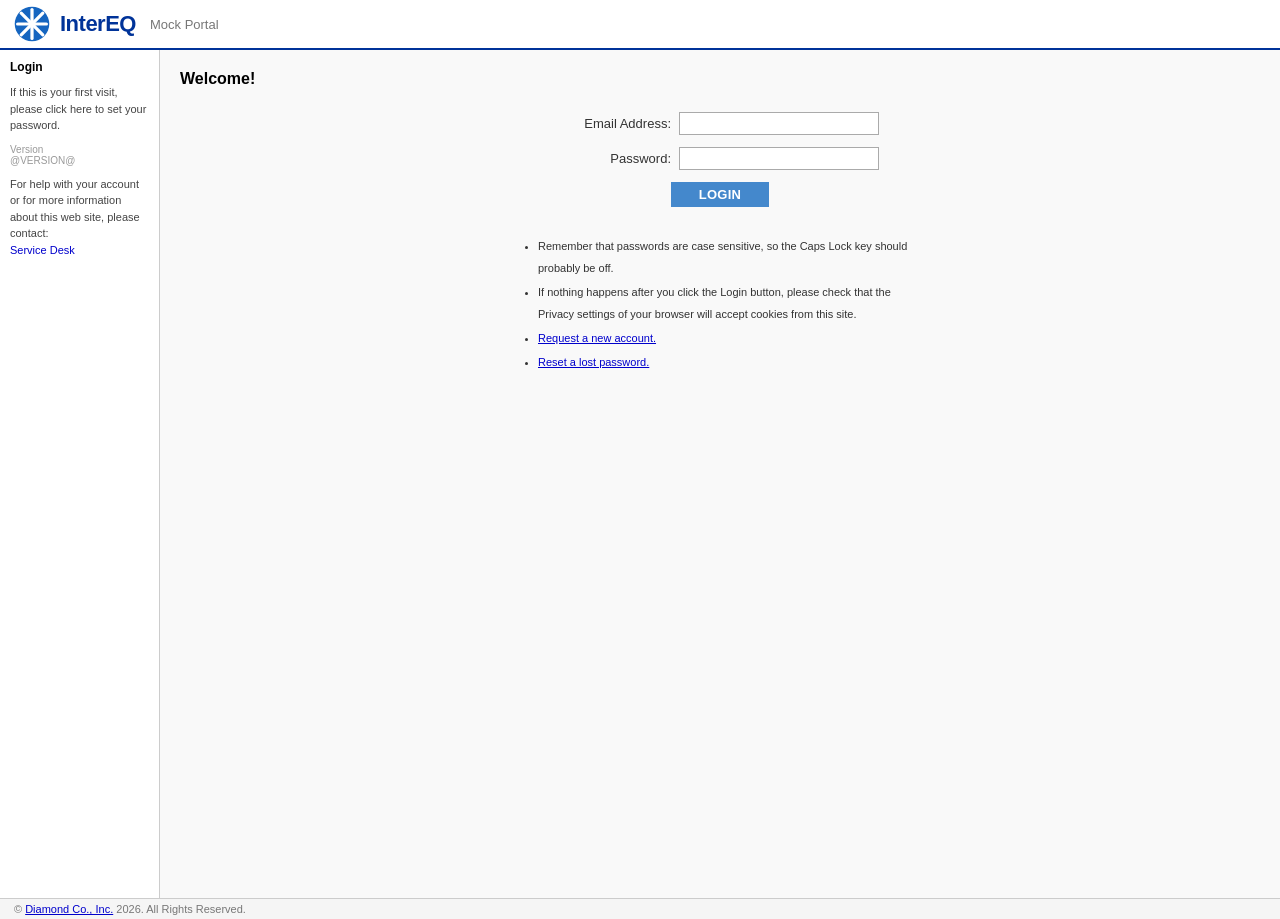
<file: docs/publish.html>
﻿<!DOCTYPE html>
<html lang="en">
<head>
  <meta charset="UTF-8" /><meta name="viewport" content="width=device-width, initial-scale=1.0" />
  <title>InterIQ – Publish</title>
  <link rel="stylesheet" href="css/portal.css" />
</head>
<body>
  <header id="site-header">
    <a id="brand-logo" href="portal.html">
      <svg viewBox="0 0 100 100" xmlns="http://www.w3.org/2000/svg" aria-hidden="true"><circle cx="50" cy="50" r="48" fill="#1565C0"/><g stroke="#ffffff" stroke-width="9" stroke-linecap="round"><line x1="50" y1="10" x2="50" y2="90"/><line x1="10" y1="50" x2="90" y2="50"/><line x1="20" y1="20" x2="80" y2="80"/><line x1="80" y1="20" x2="20" y2="80"/></g><circle cx="50" cy="50" r="8" fill="#ffffff"/></svg>
      <span id="brand-name">InterEQ</span>
    </a>
    <span id="brand-subtitle">Mock Portal</span>
  </header>
  <nav id="main-nav"><ul role="list">
    <li><a href="portal.html" data-page="news" data-testid="nav-news">News</a></li>
    <li><a href="contacts.html" data-page="contacts" data-testid="nav-contacts">Contacts</a></li>
    <li><a href="reports.html" data-page="reports" data-testid="nav-reports">Reports</a></li>
    <li><a href="operations.html" data-page="operations" data-testid="nav-operations">Operations</a></li>
    <li><a href="sales.html" data-page="sales" data-testid="nav-sales">Sales</a></li>
    <li><a href="tools.html" data-page="tools" data-testid="nav-tools">Tools</a></li>
    <li><a href="files.html" data-page="files" data-testid="nav-files">Files</a></li>
    <li><a href="publish.html" data-page="publish" data-testid="nav-publish">Publish</a></li>
    <li><a href="#" id="nav-logout" data-testid="nav-logout">Logout</a></li>
  </ul></nav>
  <div id="page-wrapper"><main id="main-content" style="padding:20px;">
    <h1 style="font-size:18px;margin-bottom:12px;">Publish</h1>
    <p>Lorem ipsum dolor sit amet, consectetur adipiscing elit. Sed do eiusmod tempor incididunt ut labore et dolore magna aliqua. Ut enim ad minim veniam, quis nostrud exercitation ullamco laboris nisi ut aliquip ex ea commodo consequat.</p>
  </main></div>
  <footer id="copyright-bar">© <a href="#">Diamond Co., Inc.</a> 2026. All Rights Reserved.</footer>
  <script src="js/portal.js"></script>
  <script>requireAuth();initNav('publish');</script>
</body></html>
</file>
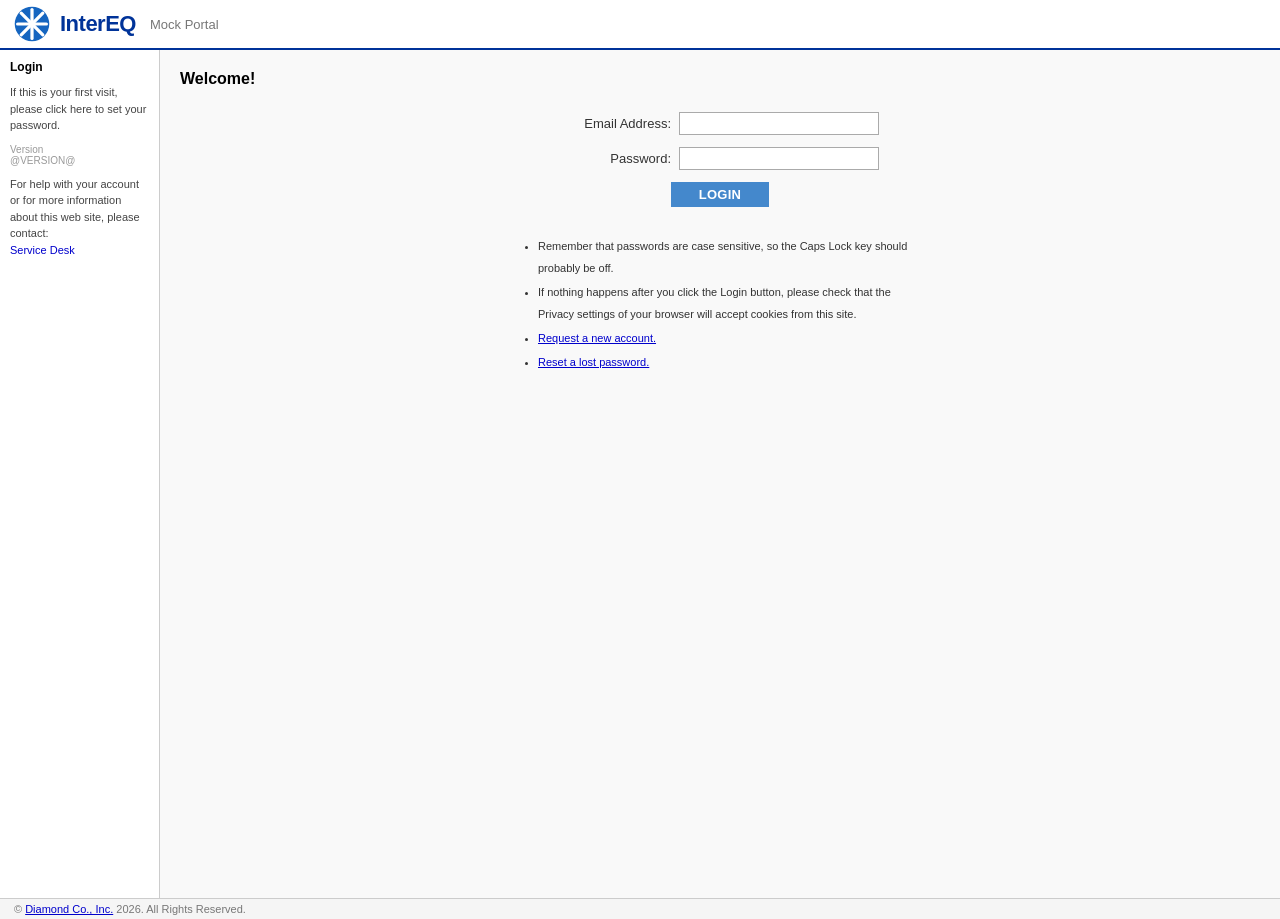
<file: docs/report-lsa-campaigns.html>
<!DOCTYPE html>
<html lang="en">
<head>
  <meta charset="UTF-8" />
  <meta name="viewport" content="width=device-width, initial-scale=1.0" />
  <title>InterIQ – LSA Campaigns</title>
  <meta name="description" content="LSA Campaigns report." />
  <link rel="stylesheet" href="css/portal.css" />
</head>
<body>

  <!-- HEADER -->
  <header id="site-header">
    <a id="brand-logo" href="portal.html" aria-label="Home">
      <svg viewBox="0 0 100 100" xmlns="http://www.w3.org/2000/svg" aria-hidden="true">
        <circle cx="50" cy="50" r="48" fill="#1565C0"/>
        <g stroke="#ffffff" stroke-width="9" stroke-linecap="round">
          <line x1="50" y1="10" x2="50" y2="90"/>
          <line x1="10" y1="50" x2="90" y2="50"/>
          <line x1="20" y1="20" x2="80" y2="80"/>
          <line x1="80" y1="20" x2="20" y2="80"/>
        </g>
        <circle cx="50" cy="50" r="8" fill="#ffffff"/>
      </svg>
      <span id="brand-name">InterEQ</span>
    </a>
    <span id="brand-subtitle">Mock Portal</span>
  </header>

  <!-- NAV -->
  <nav id="main-nav" aria-label="Main navigation">
    <ul role="list">
      <li><a href="portal.html" data-page="news" data-testid="nav-news">News</a></li>
      <li><a href="contacts.html" data-page="contacts" data-testid="nav-contacts">Contacts</a></li>
      <li><a href="reports.html" data-page="reports" data-testid="nav-reports">Reports</a></li>
      <li><a href="operations.html" data-page="operations" data-testid="nav-operations">Operations</a></li>
      <li><a href="sales.html" data-page="sales" data-testid="nav-sales">Sales</a></li>
      <li><a href="tools.html" data-page="tools" data-testid="nav-tools">Tools</a></li>
      <li><a href="files.html" data-page="files" data-testid="nav-files">Files</a></li>
      <li><a href="publish.html" data-page="publish" data-testid="nav-publish">Publish</a></li>
      <li><a href="#" id="nav-logout" data-testid="nav-logout">Logout</a></li>
    </ul>
  </nav>

  <!-- PAGE BODY -->
  <div id="page-wrapper">

    <!-- SIDEBAR -->
    <aside id="sidebar" aria-label="Report filters" data-testid="report-sidebar">
      <div class="sidebar-title">Add to Favorites</div>

      <label class="sidebar-label" for="sb-platform">Platform:</label>
      <select id="sb-platform" class="sidebar-select" data-testid="sb-platform">
        <option value="US" selected>United States</option>
        <option value="CA">Canada</option>
        <option value="ALL">All Platforms</option>
      </select>

      <label class="sidebar-label" for="sb-campaign-group">Campaign Group:</label>
      <select id="sb-campaign-group" class="sidebar-select" data-testid="sb-campaign-group">
        <option value="inception" selected>Inception to Date</option>
        <option value="last7">Last 7 Days</option>
        <option value="last30">Last 30 Days</option>
        <option value="mtd">Month to Date</option>
        <option value="ytd">Year to Date</option>
      </select>

      <label class="sidebar-label" for="sb-status">Status:</label>
      <select id="sb-status" class="sidebar-listbox" multiple data-testid="sb-status">
        <option value="edit">edit</option>
        <option value="approved">approved</option>
        <option value="submitted">submitted</option>
        <option value="running" selected>running</option>
        <option value="stopped">stopped</option>
        <option value="deleted">deleted</option>
      </select>

      <label class="sidebar-label" for="sb-mcid">Mcid:</label>
      <input id="sb-mcid" class="sidebar-input" type="text" data-testid="sb-mcid" />

      <label class="sidebar-label" for="sb-maid">Maid:</label>
      <input id="sb-maid" class="sidebar-input" type="text" data-testid="sb-maid" />

      <label class="sidebar-label" for="sb-channel">Channel:</label>
      <input id="sb-channel" class="sidebar-input" type="text" data-testid="sb-channel" />

      <div class="sidebar-label">Limit Search To:</div>
      <div class="sidebar-checkbox-group">
        <label class="sidebar-checkbox-item">
          <input type="checkbox" id="cb-exclude-ended" data-testid="cb-exclude-ended" />
          Exclude Ended WPCs
        </label>
      </div>

      <button class="btn-run-report" id="btn-run-report" data-testid="btn-run-report">Run Report</button>

      <div class="columns-section">
        <div class="columns-title">Columns To Display:</div>
        <label class="col-item"><input type="checkbox" checked data-testid="col-cid" /> CID</label>
        <label class="col-item"><input type="checkbox" checked data-testid="col-mcid" /> MCID</label>
        <label class="col-item"><input type="checkbox" checked data-testid="col-aid" /> AID</label>
        <label class="col-item"><input type="checkbox" checked data-testid="col-campaign-name" /> Campaign Name</label>
        <label class="col-item"><input type="checkbox" checked data-testid="col-maid" /> MAID</label>
        <label class="col-item"><input type="checkbox" checked data-testid="col-advertiser-name" /> Advertiser Name</label>
        <label class="col-item"><input type="checkbox" checked data-testid="col-bid" /> BID</label>
        <label class="col-item"><input type="checkbox" checked data-testid="col-business" /> Buisness</label>
        <label class="col-item"><input type="checkbox" data-testid="col-wpc-id" /> Web Publisher Campaign ID</label>
        <label class="col-item"><input type="checkbox" checked data-testid="col-budget" /> Budget</label>
        <label class="col-item"><input type="checkbox" checked data-testid="col-start-date" /> Start Date</label>
      </div>
    </aside>

    <!-- MAIN CONTENT -->
    <main id="main-content">
      <h1 id="report-title" data-testid="report-title">LSA Campaigns</h1>

      <div id="report-table-wrap">
        <table id="report-table" aria-label="LSA Campaigns data">
          <thead id="report-thead">
            <!-- columns built dynamically from CSV header row -->
          </thead>
          <tbody id="report-tbody" data-testid="report-tbody">
            <tr><td colspan="10" style="text-align:center;padding:20px;color:#999;">Loading data…</td></tr>
          </tbody>
        </table>
      </div>
    </main>
  </div>

  <!-- REPORT FOOTER -->
  <div id="report-footer" role="contentinfo">
    <div id="pagination-controls" data-testid="pagination-controls" aria-label="Pagination"></div>

    <div id="footer-actions" data-testid="footer-actions">
      <a href="#" data-testid="action-show-all">Show All</a>
      <span class="bullet">•</span>
      <a href="#" data-testid="action-print">Print</a>
      <span class="bullet">•</span>
      <a href="#" data-testid="action-export">Export</a>
    </div>

    <div id="results-counter" data-testid="results-counter"></div>
  </div>

  <footer id="copyright-bar">
    © <a href="#">Diamond Co., Inc.</a> 2026. All Rights Reserved.
  </footer>

  <script src="js/portal.js"></script>
  <script>
    requireAuth();
    initNav('reports');

    var allRows = [];
    var csvHeaders = [];

    function parseCSV(text) {
      var rows = [];
      var lines = text.split(/\r?\n/);
      for (var i = 0; i < lines.length; i++) {
        if (!lines[i].trim()) continue;
        rows.push(splitCSVLine(lines[i]));
      }
      return rows;
    }

    function splitCSVLine(line) {
      var result = [];
      var cur = '';
      var inQuotes = false;
      for (var i = 0; i < line.length; i++) {
        var c = line[i];
        if (c === '"') {
          if (inQuotes && line[i+1] === '"') { cur += '"'; i++; }
          else { inQuotes = !inQuotes; }
        } else if (c === ',' && !inQuotes) {
          result.push(cur.trim()); cur = '';
        } else {
          cur += c;
        }
      }
      result.push(cur.trim());
      return result;
    }

    function makeRow(row, i) {
      var tr = document.createElement('tr');
      tr.setAttribute('data-testid', 'row-' + i);
      var cells = '';
      for (var j = 0; j < row.length; j++) {
        cells += '<td>' + (row[j] || '') + '</td>';
      }
      tr.innerHTML = cells;
      return tr;
    }

    function buildHeader(headers) {
      var thead = document.getElementById('report-thead');
      var tr = document.createElement('tr');
      for (var j = 0; j < headers.length; j++) {
        var th = document.createElement('th');
        th.textContent = headers[j];
        tr.appendChild(th);
      }
      thead.innerHTML = '';
      thead.appendChild(tr);
    }

    function loadReport() {
      var tbody = document.getElementById('report-tbody');
      tbody.innerHTML = '<tr><td colspan="10" style="text-align:center;padding:20px;color:#999;">Loading data…</td></tr>';
      fetch('data/TBA2.csv?t=' + new Date().getTime())
        .then(function(r) {
          if (!r.ok) throw new Error('CSV not found');
          return r.text();
        })
        .then(function(text) {
          var rows = parseCSV(text);
          if (rows.length < 2) throw new Error('Empty CSV');
          csvHeaders = rows[0];
          allRows = rows.slice(1);
          buildHeader(csvHeaders);
          renderPage(allRows, 1, tbody, makeRow, 'pagination-controls', 'results-counter');
        })
        .catch(function(err) {
          tbody.innerHTML = '<tr><td colspan="10" style="text-align:center;color:#cc0000;">Could not load TBA2.csv — ' + err.message + '.<br>Place your CSV file at <strong>data/TBA2.csv</strong> and refresh.</td></tr>';
        });
    }

    document.getElementById('btn-run-report').addEventListener('click', loadReport);
    loadReport();

    // Export button — downloads full dataset as CSV
    document.querySelector('[data-testid="action-export"]').addEventListener('click', function(e) {
      e.preventDefault();
      exportCSV(csvHeaders, allRows, 'LSA_Campaigns.csv');
    });
  </script>
</body>
</html>
</file>
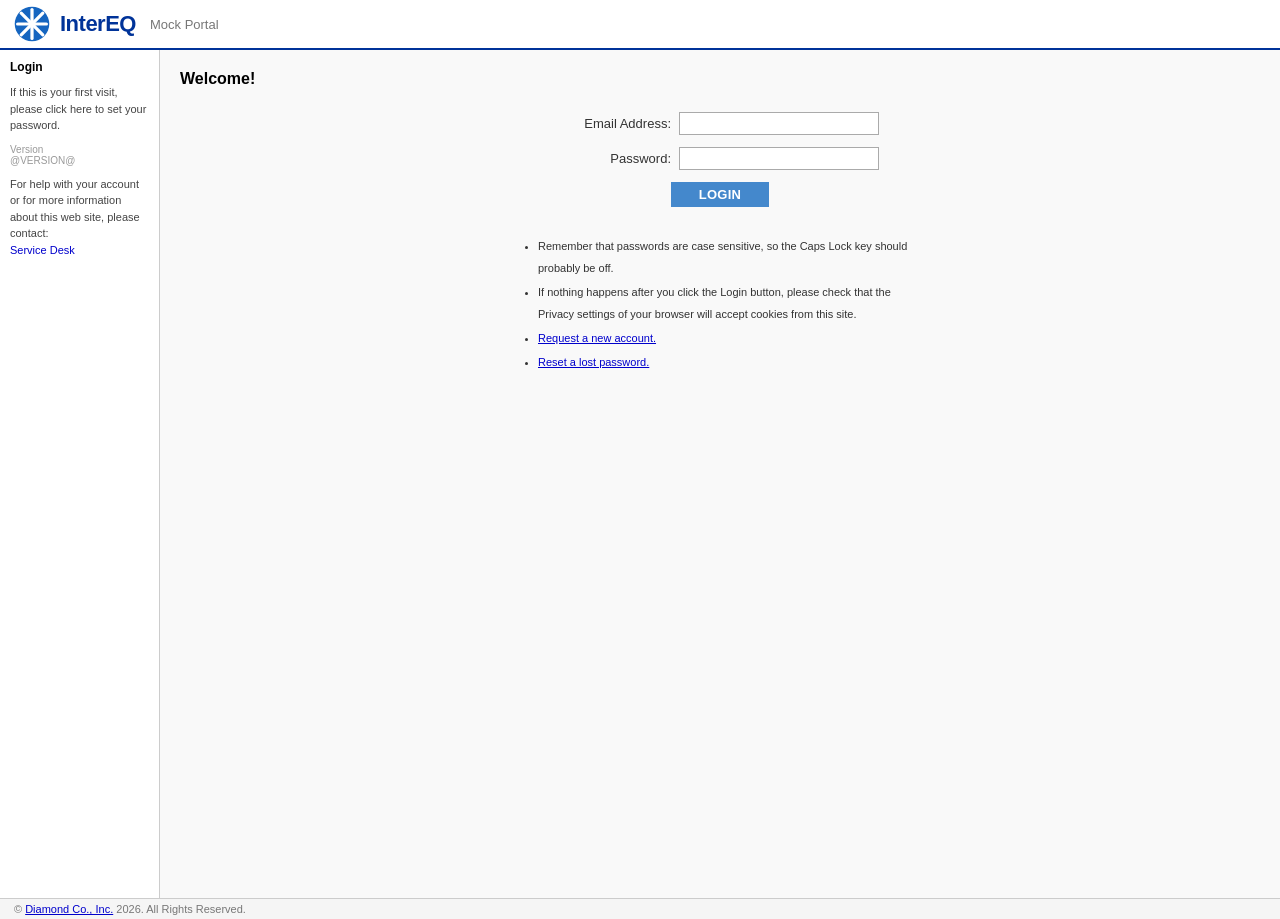
<file: docs/report-lsa-performance.html>
<!DOCTYPE html>
<html lang="en">
<head>
  <meta charset="UTF-8" />
  <meta name="viewport" content="width=device-width, initial-scale=1.0" />
  <title>InterIQ – LSA Campaigns Performance</title>
  <meta name="description" content="LSA Campaigns Performance report." />
  <link rel="stylesheet" href="css/portal.css" />
</head>
<body>

  <!-- HEADER -->
  <header id="site-header">
    <a id="brand-logo" href="portal.html" aria-label="Home">
      <svg viewBox="0 0 100 100" xmlns="http://www.w3.org/2000/svg" aria-hidden="true">
        <circle cx="50" cy="50" r="48" fill="#1565C0"/>
        <g stroke="#ffffff" stroke-width="9" stroke-linecap="round">
          <line x1="50" y1="10" x2="50" y2="90"/>
          <line x1="10" y1="50" x2="90" y2="50"/>
          <line x1="20" y1="20" x2="80" y2="80"/>
          <line x1="80" y1="20" x2="20" y2="80"/>
        </g>
        <circle cx="50" cy="50" r="8" fill="#ffffff"/>
      </svg>
      <span id="brand-name">InterEQ</span>
    </a>
    <span id="brand-subtitle">Mock Portal</span>
  </header>

  <!-- NAV -->
  <nav id="main-nav" aria-label="Main navigation">
    <ul role="list">
      <li><a href="portal.html" data-page="news" data-testid="nav-news">News</a></li>
      <li><a href="contacts.html" data-page="contacts" data-testid="nav-contacts">Contacts</a></li>
      <li><a href="reports.html" data-page="reports" data-testid="nav-reports">Reports</a></li>
      <li><a href="operations.html" data-page="operations" data-testid="nav-operations">Operations</a></li>
      <li><a href="sales.html" data-page="sales" data-testid="nav-sales">Sales</a></li>
      <li><a href="tools.html" data-page="tools" data-testid="nav-tools">Tools</a></li>
      <li><a href="files.html" data-page="files" data-testid="nav-files">Files</a></li>
      <li><a href="publish.html" data-page="publish" data-testid="nav-publish">Publish</a></li>
      <li><a href="#" id="nav-logout" data-testid="nav-logout">Logout</a></li>
    </ul>
  </nav>

  <!-- PAGE BODY -->
  <div id="page-wrapper">

    <!-- SIDEBAR -->
    <aside id="sidebar" aria-label="Report filters" data-testid="report-sidebar">
      <div class="sidebar-title">Remove from Favorites</div>

      <label class="sidebar-label" for="sb-platform">Platform:</label>
      <select id="sb-platform" class="sidebar-select" data-testid="sb-platform">
        <option value="US" selected>United States</option>
        <option value="CA">Canada</option>
        <option value="ALL">All Platforms</option>
      </select>

      <label class="sidebar-label" for="sb-channel">Channel:</label>
      <select id="sb-channel" class="sidebar-select" data-testid="sb-channel">
        <option value="" selected>-- Any Channel --</option>
        <option value="LSA">LSA</option>
        <option value="Display">Display</option>
        <option value="SEM">SEM</option>
      </select>

      <label class="sidebar-label" for="sb-cio">CIO:</label>
      <input id="sb-cio" class="sidebar-input" type="text" data-testid="sb-cio" />

      <label class="sidebar-label" for="sb-maid">MAID:</label>
      <input id="sb-maid" class="sidebar-input" type="text" data-testid="sb-maid" />

      <label class="sidebar-label" for="sb-bid">BID:</label>
      <input id="sb-bid" class="sidebar-input" type="text" data-testid="sb-bid" />

      <div class="sidebar-label">Limit Search To:</div>
      <div class="sidebar-checkbox-group">
        <label class="sidebar-checkbox-item">
          <input type="checkbox" id="cb-show-all" checked data-testid="cb-show-all" />
          Show All
        </label>
        <label class="sidebar-checkbox-item">
          <input type="checkbox" id="cb-alerts-only" data-testid="cb-alerts-only" />
          Alerts Only
        </label>
      </div>

      <button class="btn-run-report" id="btn-run-report" data-testid="btn-run-report">Run Report</button>

      <div class="columns-section">
        <div class="columns-title">Columns To Display:</div>
        <label class="col-item"><input type="checkbox" checked data-testid="col-cid" /> CID</label>
        <label class="col-item"><input type="checkbox" checked data-testid="col-mcid" /> MCID</label>
        <label class="col-item"><input type="checkbox" checked data-testid="col-aid" /> AID</label>
        <label class="col-item"><input type="checkbox" checked data-testid="col-maid" /> MAID</label>
        <label class="col-item"><input type="checkbox" checked data-testid="col-bid" /> BID</label>
        <label class="col-item"><input type="checkbox" checked data-testid="col-business-name" /> Buisness Name</label>
        <label class="col-item"><input type="checkbox" checked data-testid="col-budget" /> Budget</label>
        <label class="col-item"><input type="checkbox" checked data-testid="col-spent" /> Spent</label>
        <label class="col-item"><input type="checkbox" checked data-testid="col-start" /> Start</label>
        <label class="col-item"><input type="checkbox" checked data-testid="col-campaign-created" /> Campaign Created</label>
        <label class="col-item"><input type="checkbox" checked data-testid="col-paid" /> Paid</label>
        <label class="col-item"><input type="checkbox" checked data-testid="col-status" /> Status</label>
        <label class="col-item"><input type="checkbox" checked data-testid="col-ar-status" /> AR Status</label>
        <label class="col-item"><input type="checkbox" checked data-testid="col-channel" /> Channel</label>
        <label class="col-item"><input type="checkbox" checked data-testid="col-client-id" /> Client ID</label>
        <label class="col-item"><input type="checkbox" checked data-testid="col-offer-id" /> Offer ID</label>
        <label class="col-item"><input type="checkbox" checked data-testid="col-payment-method" /> Payment Method</label>
        <label class="col-item"><input type="checkbox" checked data-testid="col-contract-length" /> Contract Length</label>
        <label class="col-item"><input type="checkbox" checked data-testid="col-offer-name" /> Offer Name</label>
        <label class="col-item"><input type="checkbox" checked data-testid="col-wpc-status" /> Wpc Status</label>
        <label class="col-item"><input type="checkbox" checked data-testid="col-wpc-end-date" /> Wpc End Date</label>
      </div>
    </aside>

    <!-- MAIN CONTENT -->
    <main id="main-content">
      <h1 id="report-title" data-testid="report-title">LSA Campaigns Performance</h1>

      <div id="report-table-wrap">
        <table id="report-table" aria-label="LSA Campaigns Performance data">
          <thead id="report-thead">
            <!-- columns built dynamically from CSV header row -->
          </thead>
          <tbody id="report-tbody" data-testid="report-tbody">
            <tr><td colspan="22" style="text-align:center;padding:20px;color:#999;">Loading data…</td></tr>
          </tbody>
        </table>
      </div>
    </main>
  </div>

  <!-- REPORT FOOTER -->
  <div id="report-footer" role="contentinfo">
    <div id="pagination-controls" data-testid="pagination-controls" aria-label="Pagination"></div>

    <div id="footer-actions" data-testid="footer-actions">
      <a href="#" data-testid="action-show-all">Show All</a>
      <span class="bullet">•</span>
      <a href="#" data-testid="action-print">Print</a>
      <span class="bullet">•</span>
      <a href="#" data-testid="action-export">Export</a>
    </div>

    <div id="results-counter" data-testid="results-counter"></div>
  </div>

  <footer id="copyright-bar">
    © <a href="#">Diamond Co., Inc.</a> 2026. All Rights Reserved.
  </footer>

  <script src="js/portal.js"></script>
  <script>
    requireAuth();
    initNav('reports');

    var allRows = [];
    var csvHeaders = [];

    // Robust CSV parser — handles quoted fields containing commas/newlines
    function parseCSV(text) {
      var rows = [];
      var lines = text.split(/\r?\n/);
      for (var i = 0; i < lines.length; i++) {
        if (!lines[i].trim()) continue;
        rows.push(splitCSVLine(lines[i]));
      }
      return rows;
    }

    function splitCSVLine(line) {
      var result = [];
      var cur = '';
      var inQuotes = false;
      for (var i = 0; i < line.length; i++) {
        var c = line[i];
        if (c === '"') {
          if (inQuotes && line[i+1] === '"') { cur += '"'; i++; }
          else { inQuotes = !inQuotes; }
        } else if (c === ',' && !inQuotes) {
          result.push(cur.trim()); cur = '';
        } else {
          cur += c;
        }
      }
      result.push(cur.trim());
      return result;
    }

    function makeRow(row, i) {
      var tr = document.createElement('tr');
      tr.setAttribute('data-testid', 'row-' + i);
      var cells = '';
      for (var j = 0; j < row.length; j++) {
        cells += '<td>' + (row[j] || '') + '</td>';
      }
      tr.innerHTML = cells;
      return tr;
    }

    function buildHeader(headers) {
      var thead = document.getElementById('report-thead');
      var tr = document.createElement('tr');
      for (var j = 0; j < headers.length; j++) {
        var th = document.createElement('th');
        th.textContent = headers[j];
        tr.appendChild(th);
      }
      thead.innerHTML = '';
      thead.appendChild(tr);
      // Update colspan on loading row
      var loadTd = document.querySelector('#report-tbody td');
      if (loadTd) loadTd.setAttribute('colspan', headers.length);
    }

    function loadReport() {
      var tbody = document.getElementById('report-tbody');
      tbody.innerHTML = '<tr><td colspan="20" style="text-align:center;padding:20px;color:#999;">Loading data\u2026</td></tr>';
      fetch('data/TBA.csv?t=' + new Date().getTime())
        .then(function(r) {
          if (!r.ok) throw new Error('CSV not found');
          return r.text();
        })
        .then(function(text) {
          var rows = parseCSV(text);
          if (rows.length < 2) throw new Error('Empty CSV');
          csvHeaders = rows[0];
          allRows = rows.slice(1);
          buildHeader(csvHeaders);
          renderPage(allRows, 1, tbody, makeRow, 'pagination-controls', 'results-counter');
        })
        .catch(function(err) {
          tbody.innerHTML = '<tr><td colspan="20" style="text-align:center;color:#cc0000;">Could not load TBA.csv — ' + err.message + '.<br>Place your CSV file at <strong>data/TBA.csv</strong> and refresh.</td></tr>';
        });
    }

    document.getElementById('btn-run-report').addEventListener('click', loadReport);
    loadReport();

    // Export button — downloads full dataset as CSV
    document.querySelector('[data-testid="action-export"]').addEventListener('click', function(e) {
      e.preventDefault();
      exportCSV(csvHeaders, allRows, 'LSA_Campaigns_Performance.csv');
    });
  </script>
</body>
</html>
</file>
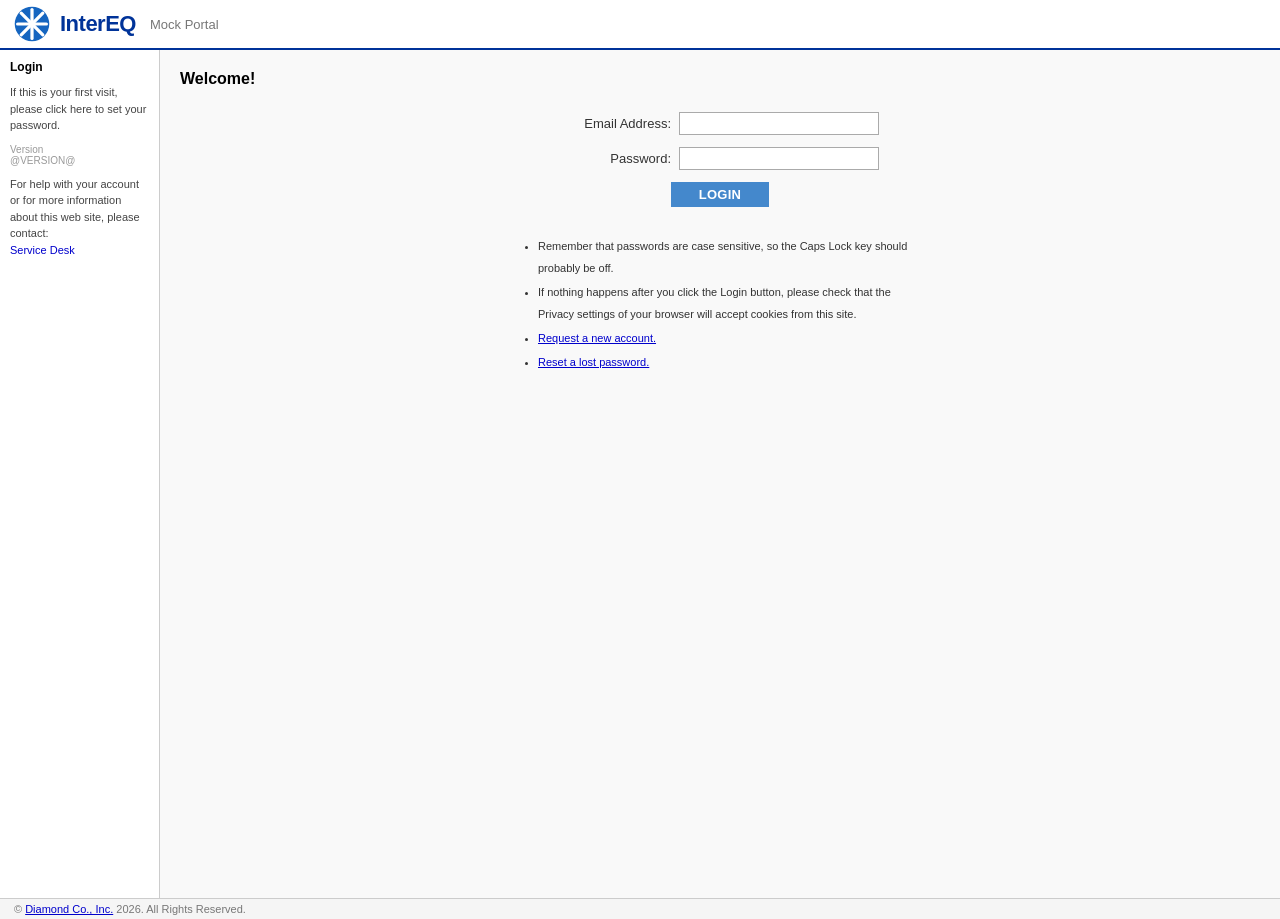
<file: docs/reports.html>
﻿<!DOCTYPE html>
<html lang="en">
<head>
  <meta charset="UTF-8" />
  <meta name="viewport" content="width=device-width, initial-scale=1.0" />
  <title>InterIQ – Reports</title>
  <meta name="description" content="Reports landing page." />
  <link rel="stylesheet" href="css/portal.css" />
</head>
<body>

  <header id="site-header">
    <a id="brand-logo" href="portal.html" aria-label="Home">
      <svg viewBox="0 0 100 100" xmlns="http://www.w3.org/2000/svg" aria-hidden="true">
        <circle cx="50" cy="50" r="48" fill="#1565C0"/>
        <g stroke="#ffffff" stroke-width="9" stroke-linecap="round">
          <line x1="50" y1="10" x2="50" y2="90"/>
          <line x1="10" y1="50" x2="90" y2="50"/>
          <line x1="20" y1="20" x2="80" y2="80"/>
          <line x1="80" y1="20" x2="20" y2="80"/>
        </g>
        <circle cx="50" cy="50" r="8" fill="#ffffff"/>
      </svg>
      <span id="brand-name">InterEQ</span>
    </a>
    <span id="brand-subtitle">Mock Portal</span>
  </header>

  <nav id="main-nav" aria-label="Main navigation">
    <ul role="list">
      <li><a href="portal.html" data-page="news" data-testid="nav-news">News</a></li>
      <li><a href="contacts.html" data-page="contacts" data-testid="nav-contacts">Contacts</a></li>
      <li><a href="reports.html" data-page="reports" data-testid="nav-reports">Reports</a></li>
      <li><a href="operations.html" data-page="operations" data-testid="nav-operations">Operations</a></li>
      <li><a href="sales.html" data-page="sales" data-testid="nav-sales">Sales</a></li>
      <li><a href="tools.html" data-page="tools" data-testid="nav-tools">Tools</a></li>
      <li><a href="files.html" data-page="files" data-testid="nav-files">Files</a></li>
      <li><a href="publish.html" data-page="publish" data-testid="nav-publish">Publish</a></li>
      <li><a href="#" id="nav-logout" data-testid="nav-logout">Logout</a></li>
    </ul>
  </nav>

  <div id="page-wrapper">
    <main id="main-content" style="padding: 20px;">
      <h1 style="font-size:18px; margin-bottom:14px;">Reports</h1>
      <p style="margin-bottom:10px;">Select a report to view:</p>
      <ul class="reports-list">
        <li>
          <a href="report-lsa-performance.html" id="link-lsa-performance" data-testid="report-lsa-performance">
            LSA Campaigns Performance
          </a>
        </li>
        <li>
          <a href="report-lsa-campaigns.html" id="link-lsa-campaigns" data-testid="report-lsa-campaigns">
            LSA Campaigns
          </a>
        </li>
      </ul>
    </main>
  </div>

  <footer id="copyright-bar">
    © <a href="#">Diamond Co., Inc.</a> 2026. All Rights Reserved.
  </footer>

  <script src="js/portal.js"></script>
  <script>
    requireAuth();
    initNav('reports');
  </script>
</body>
</html>
</file>
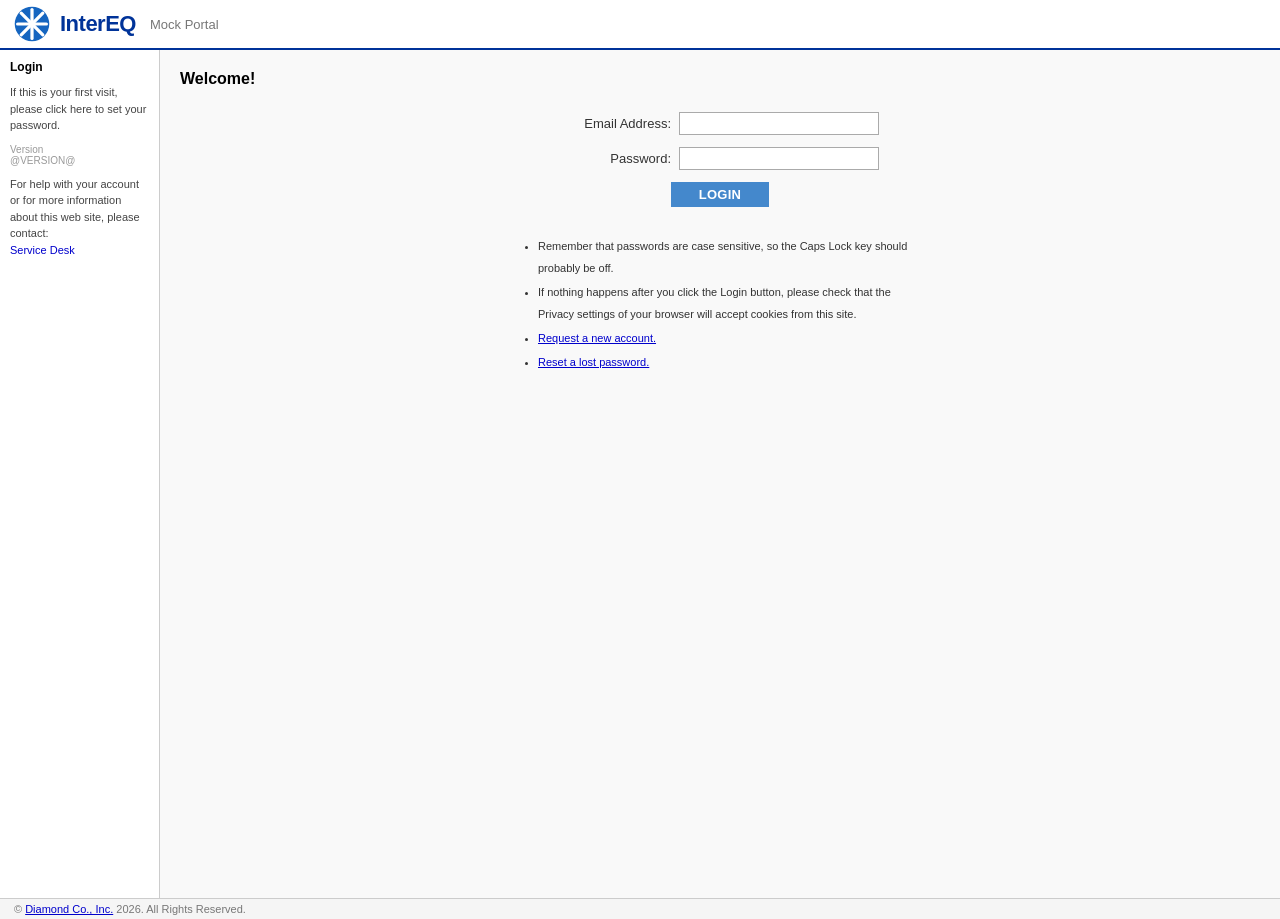
<file: docs/sales.html>
﻿<!DOCTYPE html>
<html lang="en">
<head>
  <meta charset="UTF-8" /><meta name="viewport" content="width=device-width, initial-scale=1.0" />
  <title>InterIQ – Sales</title>
  <link rel="stylesheet" href="css/portal.css" />
</head>
<body>
  <header id="site-header">
    <a id="brand-logo" href="portal.html">
      <svg viewBox="0 0 100 100" xmlns="http://www.w3.org/2000/svg" aria-hidden="true"><circle cx="50" cy="50" r="48" fill="#1565C0"/><g stroke="#ffffff" stroke-width="9" stroke-linecap="round"><line x1="50" y1="10" x2="50" y2="90"/><line x1="10" y1="50" x2="90" y2="50"/><line x1="20" y1="20" x2="80" y2="80"/><line x1="80" y1="20" x2="20" y2="80"/></g><circle cx="50" cy="50" r="8" fill="#ffffff"/></svg>
      <span id="brand-name">InterEQ</span>
    </a>
    <span id="brand-subtitle">Mock Portal</span>
  </header>
  <nav id="main-nav"><ul role="list">
    <li><a href="portal.html" data-page="news" data-testid="nav-news">News</a></li>
    <li><a href="contacts.html" data-page="contacts" data-testid="nav-contacts">Contacts</a></li>
    <li><a href="reports.html" data-page="reports" data-testid="nav-reports">Reports</a></li>
    <li><a href="operations.html" data-page="operations" data-testid="nav-operations">Operations</a></li>
    <li><a href="sales.html" data-page="sales" data-testid="nav-sales">Sales</a></li>
    <li><a href="tools.html" data-page="tools" data-testid="nav-tools">Tools</a></li>
    <li><a href="files.html" data-page="files" data-testid="nav-files">Files</a></li>
    <li><a href="publish.html" data-page="publish" data-testid="nav-publish">Publish</a></li>
    <li><a href="#" id="nav-logout" data-testid="nav-logout">Logout</a></li>
  </ul></nav>
  <div id="page-wrapper"><main id="main-content" style="padding:20px;">
    <h1 style="font-size:18px;margin-bottom:12px;">Sales</h1>
    <p>Lorem ipsum dolor sit amet, consectetur adipiscing elit. Sed do eiusmod tempor incididunt ut labore et dolore magna aliqua. Ut enim ad minim veniam, quis nostrud exercitation ullamco laboris nisi ut aliquip ex ea commodo consequat.</p>
  </main></div>
  <footer id="copyright-bar">© <a href="#">Diamond Co., Inc.</a> 2026. All Rights Reserved.</footer>
  <script src="js/portal.js"></script>
  <script>requireAuth();initNav('sales');</script>
</body></html>
</file>
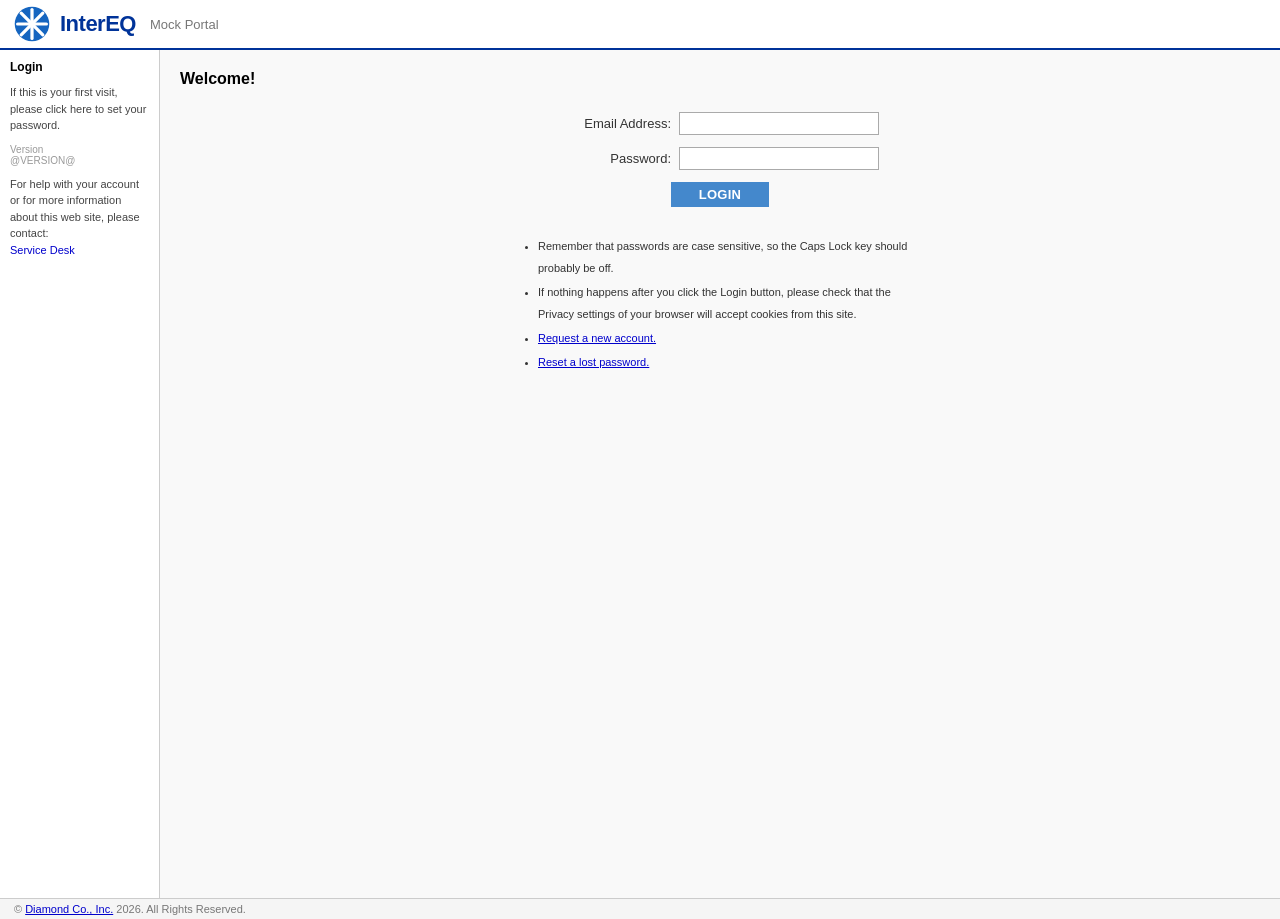
<file: docs/tools.html>
﻿<!DOCTYPE html>
<html lang="en">
<head>
  <meta charset="UTF-8" /><meta name="viewport" content="width=device-width, initial-scale=1.0" />
  <title>InterIQ – Tools</title>
  <link rel="stylesheet" href="css/portal.css" />
</head>
<body>
  <header id="site-header">
    <a id="brand-logo" href="portal.html">
      <svg viewBox="0 0 100 100" xmlns="http://www.w3.org/2000/svg" aria-hidden="true"><circle cx="50" cy="50" r="48" fill="#1565C0"/><g stroke="#ffffff" stroke-width="9" stroke-linecap="round"><line x1="50" y1="10" x2="50" y2="90"/><line x1="10" y1="50" x2="90" y2="50"/><line x1="20" y1="20" x2="80" y2="80"/><line x1="80" y1="20" x2="20" y2="80"/></g><circle cx="50" cy="50" r="8" fill="#ffffff"/></svg>
      <span id="brand-name">InterEQ</span>
    </a>
    <span id="brand-subtitle">Mock Portal</span>
  </header>
  <nav id="main-nav"><ul role="list">
    <li><a href="portal.html" data-page="news" data-testid="nav-news">News</a></li>
    <li><a href="contacts.html" data-page="contacts" data-testid="nav-contacts">Contacts</a></li>
    <li><a href="reports.html" data-page="reports" data-testid="nav-reports">Reports</a></li>
    <li><a href="operations.html" data-page="operations" data-testid="nav-operations">Operations</a></li>
    <li><a href="sales.html" data-page="sales" data-testid="nav-sales">Sales</a></li>
    <li><a href="tools.html" data-page="tools" data-testid="nav-tools">Tools</a></li>
    <li><a href="files.html" data-page="files" data-testid="nav-files">Files</a></li>
    <li><a href="publish.html" data-page="publish" data-testid="nav-publish">Publish</a></li>
    <li><a href="#" id="nav-logout" data-testid="nav-logout">Logout</a></li>
  </ul></nav>
  <div id="page-wrapper"><main id="main-content" style="padding:20px;">
    <h1 style="font-size:18px;margin-bottom:12px;">Tools</h1>
    <p>Lorem ipsum dolor sit amet, consectetur adipiscing elit. Sed do eiusmod tempor incididunt ut labore et dolore magna aliqua. Ut enim ad minim veniam, quis nostrud exercitation ullamco laboris nisi ut aliquip ex ea commodo consequat.</p>
  </main></div>
  <footer id="copyright-bar">© <a href="#">Diamond Co., Inc.</a> 2026. All Rights Reserved.</footer>
  <script src="js/portal.js"></script>
  <script>requireAuth();initNav('tools');</script>
</body></html>
</file>
<file: docs/css/portal.css>
/* ============================================================
   InterIQ Enterprise Portal — Shared Styles
   ============================================================ */

*, *::before, *::after { box-sizing: border-box; margin: 0; padding: 0; }

:root {
  --nav-blue:    #0000cc;
  --nav-hover:   #ff6600;
  --nav-active:  #000000;
  --brand-blue:  #2196F3;
  --brand-dark:  #1565C0;
  --sidebar-bg:  #2196F3;
  --sidebar-txt: #ffffff;
  --row-hover:   #ffffcc;
  --border:      #cccccc;
  --gray-light:  #f5f5f5;
  --gray-mid:    #dddddd;
  --gray-text:   #444444;
  --link-blue:   #0000cc;
  --white:       #ffffff;
  --font:        Arial, Helvetica, sans-serif;
}

html, body { height: 100%; font-family: var(--font); font-size: 13px; color: var(--gray-text); background: var(--white); }

/* ── HEADER / BRANDING ───────────────────────────────────── */
#site-header {
  background: var(--white);
  border-bottom: 1px solid var(--border);
  padding: 4px 10px;
  display: flex;
  align-items: center;
  gap: 10px;
}

#brand-logo {
  display: flex;
  align-items: center;
  gap: 6px;
  text-decoration: none;
}

#brand-logo svg { width: 36px; height: 36px; flex-shrink: 0; }

#brand-name {
  font-size: 22px;
  font-weight: 700;
  color: #003399;
  letter-spacing: -0.5px;
}

#brand-subtitle {
  font-size: 13px;
  color: #777;
  margin-left: 4px;
}

/* ── NAVIGATION BAR ──────────────────────────────────────── */
#main-nav {
  background: var(--white);
  border-bottom: 1px solid var(--border);
  padding: 3px 10px;
}

#main-nav ul {
  list-style: none;
  display: flex;
  align-items: center;
  gap: 0;
}

#main-nav ul li { display: flex; align-items: center; }

#main-nav ul li + li::before {
  content: "|";
  color: #999;
  padding: 0 6px;
  font-size: 12px;
}

#main-nav ul li a {
  color: var(--nav-blue);
  text-decoration: none;
  font-size: 13px;
  padding: 2px 0;
  transition: color 0.15s;
}

#main-nav ul li a:hover { color: var(--nav-hover); }
#main-nav ul li a.active { color: var(--nav-active); font-weight: bold; }

#nav-logout { cursor: pointer; }

/* ── PAGE LAYOUT ─────────────────────────────────────────── */
#page-wrapper {
  display: flex;
  min-height: calc(100vh - 74px); /* minus header+nav */
}

#sidebar {
  width: 12%;
  min-width: 170px;
  background: var(--sidebar-bg);
  padding: 8px 6px;
  flex-shrink: 0;
}

#main-content {
  flex: 1;
  padding: 10px 14px;
  overflow-x: auto;
}

/* ── SIDEBAR FORM ────────────────────────────────────────── */
.sidebar-title {
  color: var(--white);
  font-size: 12px;
  font-weight: bold;
  margin-bottom: 8px;
}

.sidebar-label {
  color: var(--white);
  font-size: 11px;
  font-weight: bold;
  display: block;
  margin-top: 7px;
  margin-bottom: 2px;
}

.sidebar-input,
.sidebar-select {
  width: 100%;
  font-size: 11px;
  padding: 2px 3px;
  border: 1px solid #aaa;
  background: var(--white);
  color: #000;
}

.sidebar-listbox {
  width: 100%;
  font-size: 11px;
  background: var(--white);
  border: 1px solid #aaa;
  color: #000;
  height: 80px;
}

.sidebar-checkbox-group { margin-top: 4px; }

.sidebar-checkbox-item {
  display: flex;
  align-items: center;
  gap: 4px;
  color: var(--white);
  font-size: 11px;
  margin-bottom: 2px;
}

.sidebar-checkbox-item input[type="checkbox"] { margin: 0; }

.btn-run-report {
  display: block;
  width: 100%;
  margin-top: 8px;
  padding: 4px 0;
  background: var(--brand-blue);
  border: 2px outset #1a88f0;
  color: var(--white);
  font-size: 12px;
  font-weight: bold;
  cursor: pointer;
  text-align: center;
}

.btn-run-report:hover { background: var(--brand-dark); }

.columns-section { margin-top: 8px; }

.columns-title {
  color: var(--white);
  font-size: 11px;
  font-weight: bold;
  margin-bottom: 4px;
}

.col-item {
  display: flex;
  align-items: center;
  gap: 4px;
  color: var(--white);
  font-size: 11px;
  margin-bottom: 1px;
}

.col-item input[type="checkbox"] { margin: 0; }

/* ── REPORT TABLE ────────────────────────────────────────── */
#report-title {
  font-size: 16px;
  font-weight: bold;
  color: #000;
  margin-bottom: 8px;
}

#report-table-wrap { overflow-x: auto; }

#report-table {
  border-collapse: collapse;
  width: 100%;
  font-size: 12px;
}

#report-table th {
  background: var(--white);
  border-bottom: 2px solid #aaa;
  padding: 4px 6px;
  text-align: left;
  white-space: nowrap;
  color: var(--link-blue);
  cursor: pointer;
}

#report-table th:hover { text-decoration: underline; }

#report-table td {
  padding: 4px 6px;
  border-bottom: 1px solid #e0e0e0;
  vertical-align: top;
}

#report-table tbody tr:hover { background: var(--row-hover); }

/* ── FOOTER ──────────────────────────────────────────────── */
#report-footer {
  background: var(--gray-light);
  border-top: 1px solid var(--border);
  padding: 6px 14px;
  display: flex;
  align-items: center;
  flex-wrap: wrap;
  gap: 10px;
  font-size: 12px;
  color: var(--gray-text);
}

#pagination-controls { display: flex; align-items: center; gap: 2px; }

.page-link {
  color: var(--link-blue);
  text-decoration: none;
  padding: 1px 5px;
  font-size: 12px;
  cursor: pointer;
  border: 1px solid transparent;
  background: none;
  font-family: var(--font);
}

.page-link:hover { background: var(--row-hover); }
.page-link.active { font-weight: bold; color: #000; border-color: #aaa; }

#footer-actions { display: flex; align-items: center; gap: 4px; }
#footer-actions a { color: var(--link-blue); text-decoration: none; font-size: 12px; }
#footer-actions a:hover { text-decoration: underline; }
.bullet { color: #333; }

#results-counter { font-size: 12px; }
#results-counter strong { font-weight: bold; }

#copyright-bar {
  background: var(--gray-light);
  border-top: 1px solid var(--border);
  padding: 4px 14px;
  font-size: 11px;
  color: #777;
}

#copyright-bar a { color: var(--link-blue); }

/* ── GENERIC PAGE CONTENT ────────────────────────────────── */
.page-content { padding: 20px; color: #333; line-height: 1.6; }
.page-content h1 { font-size: 18px; margin-bottom: 12px; }

/* ── REPORTS LANDING ─────────────────────────────────────── */
.reports-list { list-style: disc; padding-left: 24px; margin-top: 12px; }
.reports-list li { margin-bottom: 8px; }
.reports-list a { color: var(--link-blue); font-size: 14px; }
.reports-list a:hover { text-decoration: underline; color: var(--nav-hover); }

/* ── RESPONSIVE ──────────────────────────────────────────── */
@media (max-width: 768px) {
  #sidebar { width: 160px; min-width: 140px; }
  #brand-name { font-size: 18px; }
}

@media (max-width: 520px) {
  #page-wrapper { flex-direction: column; }
  #sidebar { width: 100%; min-width: unset; }
}
</file>
<file: docs/css/styles.css>
/* ============================================
   InterEQ — Global Design System
   ============================================ */

@import url('https://fonts.googleapis.com/css2?family=Inter:wght@300;400;500;600;700;800&display=swap');

*, *::before, *::after {
  box-sizing: border-box;
  margin: 0;
  padding: 0;
}

:root {
  --blue-primary:  #2176AE;
  --blue-dark:     #1a5f96;
  --blue-mid:      #3A8FCC;
  --blue-light:    #5BAFD6;
  --orange:        #E84C1E;
  --blue-accent:   #1B5EA7;
  --text-dark:     #111827;
  --text-mid:      #374151;
  --text-muted:    #6B7280;
  --border:        #D1D5DB;
  --white:         #FFFFFF;
  --bg-subtle:     #F9FAFB;
}

html, body {
  height: 100%;
  font-family: 'Inter', sans-serif;
  color: var(--text-dark);
}

a {
  text-decoration: none;
  color: var(--blue-primary);
  transition: color 0.2s;
}

a:hover {
  color: var(--blue-dark);
}

/* ── SPLIT LAYOUT ────────────────────────── */
.split-layout {
  display: flex;
  min-height: 100vh;
}

/* ── LEFT DECORATIVE PANEL ───────────────── */
.left-panel {
  flex: 1;
  position: relative;
  overflow: hidden;
  background: linear-gradient(135deg, #1a6fad 0%, #2b8fd4 40%, #4ab0e8 80%, #5ec2f5 100%);
}

.arc-shapes { position: absolute; inset: 0; overflow: hidden; }

.arc {
  position: absolute;
  border-radius: 50%;
  border: 1px solid rgba(255,255,255,0.12);
}
.arc-1 { width:600px; height:600px; top:-150px; left:-100px; animation: rotateArc 20s linear infinite; }
.arc-2 { width:500px; height:500px; bottom:-100px; right:-150px; animation: rotateArc 25s linear infinite reverse; }
.arc-3 { width:350px; height:350px; top:40%; left:30%; border-color:rgba(255,255,255,0.07); animation: rotateArc 15s linear infinite; }

@keyframes rotateArc {
  from { transform: rotate(0deg); }
  to   { transform: rotate(360deg); }
}

.lines-overlay { position: absolute; inset: 0; overflow: hidden; }

.line {
  position: absolute;
  background: linear-gradient(to right, transparent, rgba(255,255,255,0.18), transparent);
  height: 1px;
  width: 200%;
  animation: sweepLine 10s ease-in-out infinite;
}
.line:nth-child(1) { top:20%; transform:rotate(-22deg); animation-delay:0s; }
.line:nth-child(2) { top:38%; transform:rotate(-12deg); animation-delay:1s;  width:180%; }
.line:nth-child(3) { top:55%; transform:rotate(-30deg); animation-delay:2s; }
.line:nth-child(4) { top:70%; transform:rotate(-8deg);  animation-delay:1.5s; width:160%; }
.line:nth-child(5) { top:15%; transform:rotate(15deg);  animation-delay:3s; }
.line:nth-child(6) { top:80%; transform:rotate(-40deg); animation-delay:0.5s; width:220%; }

@keyframes sweepLine {
  0%, 100% { opacity: 0.4; }
  50%       { opacity: 0.8; }
}

.orb-container { position:absolute; bottom:-60px; left:-60px; width:340px; height:340px; }
.orb { border-radius:50%; border:1.5px solid rgba(255,255,255,0.15); position:absolute; animation:pulseOrb 6s ease-in-out infinite; }
.orb-1 { width:340px; height:340px; top:0;    left:0;    animation-delay:0s; }
.orb-2 { width:260px; height:260px; top:40px; left:40px; animation-delay:0.6s; }
.orb-3 { width:190px; height:190px; top:75px; left:75px; animation-delay:1.2s; }
.orb-4 { width:120px; height:120px; top:110px;left:110px;background:rgba(255,255,255,0.04); animation-delay:1.8s; }
.orb-5 { width:60px;  height:60px;  top:140px;left:140px;background:rgba(0,200,230,0.15);  animation-delay:2.4s; }

@keyframes pulseOrb {
  0%, 100% { opacity:0.6; transform:scale(1); }
  50%       { opacity:1;   transform:scale(1.02); }
}

.left-brand {
  position: absolute;
  bottom: 40px; left: 48px;
  color: rgba(255,255,255,0.45);
  font-size: 13px;
}

/* ── RIGHT PANEL ─────────────────────────── */
.right-panel {
  width: 400px;
  min-width: 340px;
  background: var(--white);
  display: flex;
  flex-direction: column;
  padding: 48px 44px 32px;
  position: relative;
  z-index: 10;
}

/* ── LOGO ────────────────────────────────── */
.logo-wrap {
  display: flex;
  align-items: center;
  gap: 12px;
  margin-bottom: 52px;
}
.logo-icon  { width:46px; height:46px; flex-shrink:0; }
.logo-text  { font-size:26px; font-weight:800; color:var(--text-dark); letter-spacing:-0.5px; }

/* ── FORM ────────────────────────────────── */
.form-section-label {
  font-size: 13.5px;
  font-weight: 500;
  color: var(--text-muted);
  margin-bottom: 18px;
  letter-spacing: 0.01em;
}

.form-group { margin-bottom: 12px; }

.form-input {
  width: 100%;
  padding: 10px 14px;
  border: 1.5px solid var(--border);
  border-radius: 4px;
  font-size: 13.5px;
  font-family: 'Inter', sans-serif;
  color: var(--text-dark);
  background: #fff;
  outline: none;
  transition: border-color 0.2s ease, box-shadow 0.2s ease;
}
.form-input::placeholder { color: #9CA3AF; }
.form-input:focus {
  border-color: var(--blue-primary);
  box-shadow: 0 0 0 3px rgba(33,118,174,0.12);
}
.form-input.error { border-color: #DC2626; }

.password-wrapper { position: relative; }
.password-toggle {
  position: absolute; right:12px; top:50%; transform:translateY(-50%);
  background:none; border:none; cursor:pointer;
  color:#9CA3AF; padding:4px; display:flex; align-items:center;
  transition: color 0.2s;
}
.password-toggle:hover { color: var(--blue-primary); }

.error-msg {
  display: none;
  color: #DC2626;
  font-size: 12px;
  margin-top: 6px;
  font-weight: 500;
}

/* ── BUTTON ──────────────────────────────── */
.btn-primary {
  display: inline-block;
  margin-top: 10px;
  padding: 10px 22px;
  background: var(--blue-primary);
  color: #fff;
  font-size: 13.5px;
  font-weight: 600;
  font-family: 'Inter', sans-serif;
  border: none;
  border-radius: 4px;
  cursor: pointer;
  letter-spacing: 0.01em;
  transition: background 0.2s, transform 0.1s, box-shadow 0.2s;
}
.btn-primary:hover {
  background: var(--blue-dark);
  box-shadow: 0 4px 14px rgba(33,118,174,0.35);
}
.btn-primary:active  { transform: translateY(1px); }
.btn-primary.loading { pointer-events:none; opacity:0.7; }

.btn-secondary {
  display: inline-block;
  padding: 9px 20px;
  background: transparent;
  color: var(--blue-primary);
  font-size: 13.5px;
  font-weight: 600;
  font-family: 'Inter', sans-serif;
  border: 1.5px solid var(--blue-primary);
  border-radius: 4px;
  cursor: pointer;
  letter-spacing: 0.01em;
  transition: background 0.2s, color 0.2s;
}
.btn-secondary:hover { background: var(--blue-primary); color: #fff; }

/* ── ALERT BANNER ────────────────────────── */
.alert {
  padding: 10px 14px;
  border-radius: 4px;
  font-size: 13px;
  font-weight: 500;
  margin-bottom: 14px;
  display: none;
}
.alert.error   { background:#FEF2F2; color:#DC2626; border:1px solid #FECACA; display:block; }
.alert.success { background:#F0FDF4; color:#16A34A; border:1px solid #BBF7D0; display:block; }
.alert.info    { background:#EFF6FF; color:#2563EB; border:1px solid #BFDBFE; display:block; }

/* ── MFA CODE INPUTS ─────────────────────── */
.otp-group {
  display: flex;
  gap: 10px;
  margin-bottom: 16px;
}
.otp-input {
  width: 44px;
  height: 50px;
  text-align: center;
  font-size: 20px;
  font-weight: 700;
  border: 1.5px solid var(--border);
  border-radius: 6px;
  outline: none;
  transition: border-color 0.2s, box-shadow 0.2s;
  font-family: 'Inter', sans-serif;
}
.otp-input:focus {
  border-color: var(--blue-primary);
  box-shadow: 0 0 0 3px rgba(33,118,174,0.12);
}

/* ── FORGOT + LINKS ──────────────────────── */
.forgot-link {
  display: inline-block;
  margin-top: 18px;
  font-size: 13px;
  color: var(--blue-primary);
  font-weight: 500;
}
.forgot-link:hover { text-decoration: underline; }

/* ── SPACER & FOOTER ─────────────────────── */
.spacer { flex: 1; }

.page-footer {
  font-size: 11.5px;
  color: #9CA3AF;
  display: flex;
  gap: 16px;
  align-items: center;
  flex-wrap: wrap;
}
.page-footer a { color: #9CA3AF; }
.page-footer a:hover { color: var(--blue-primary); }

/* ── RESPONSIVE ──────────────────────────── */
@media (max-width: 640px) {
  .split-layout { flex-direction: column; }
  .left-panel   { min-height: 200px; flex: none; }
  .right-panel  { width: 100%; padding: 36px 28px 28px; }
}
</file>
